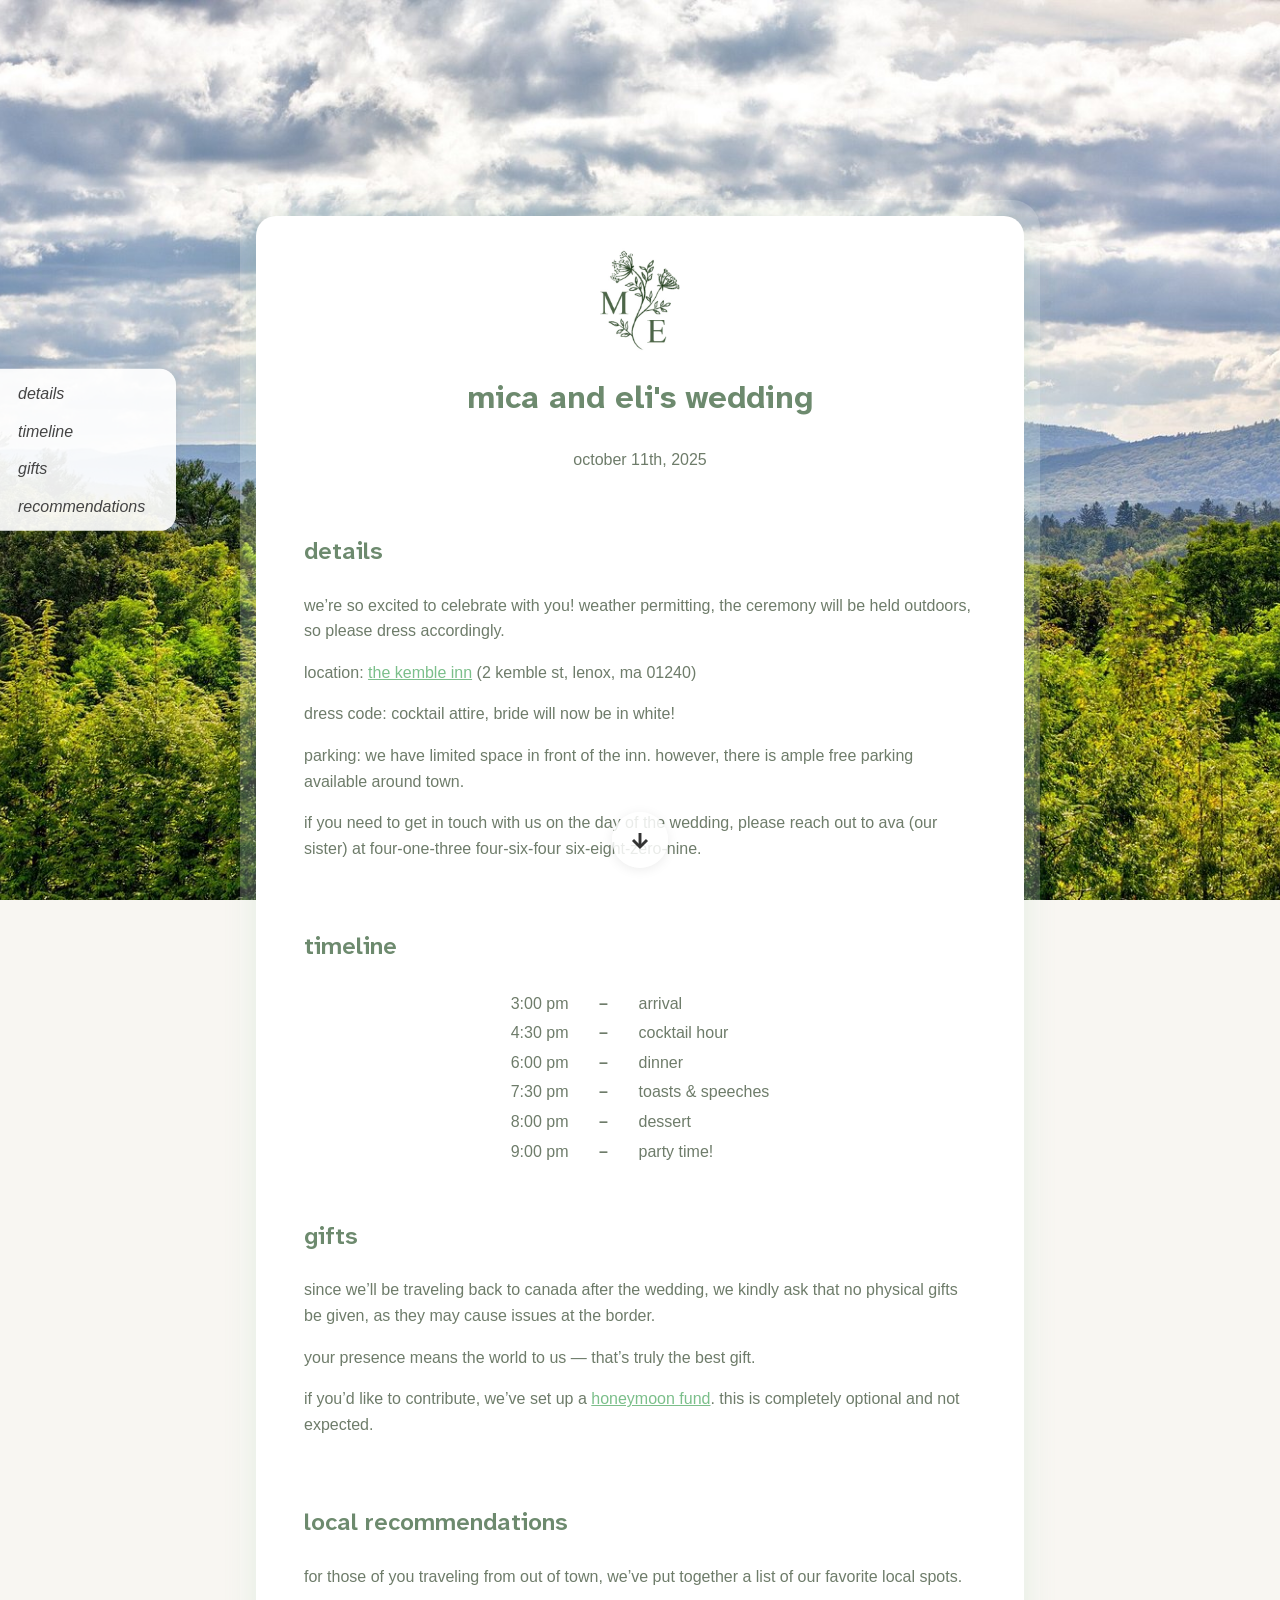
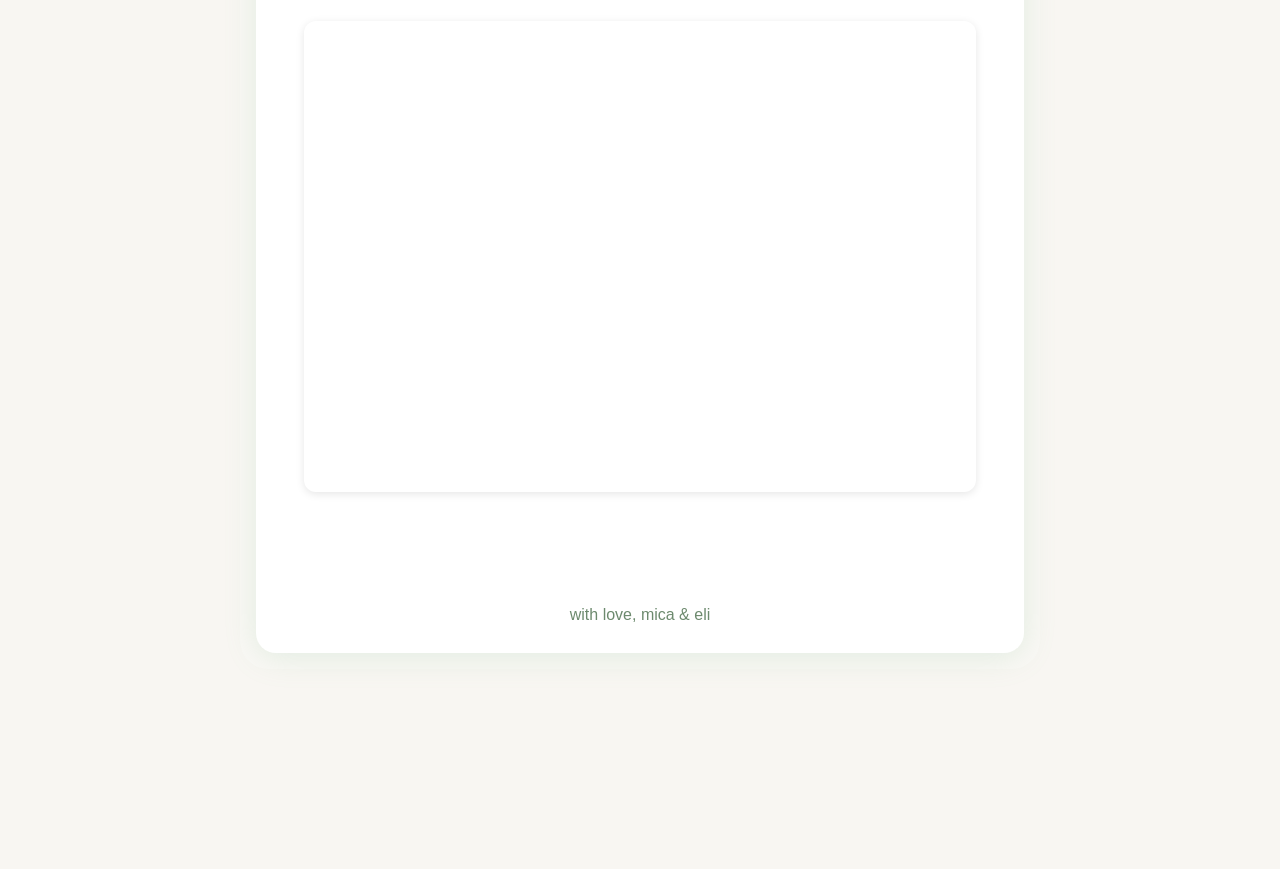
<file: index.html>
<!DOCTYPE html>
<html lang="en">

<head>
    <meta charset="UTF-8" />
    <meta name="viewport" content="width=device-width, initial-scale=1.0" />
    <title>our wedding</title>
    <link href="https://fonts.google.com/specimen/Source+Code+Pro" rel="stylesheet">
    <link rel="stylesheet" href="style.css" />
</head>

<body>
    <section class="hero"></section>
    <div class="container">

        <div class="card">
            <header style="position: relative; overflow: visible;">
                <div class="menu-logo">
                    <img src="assets/menu-logo.jpg" alt="M and E floral logo" style="width:80px;display:block;margin:0 auto 18px auto;" />
                </div>

                <div style="position: relative; z-index: 1;">
                    <h1>mica and eli's wedding</h1>
                    <p>october 11th, 2025</p>
                </div>
            </header>

            <!-- Side Menu Navigation -->
            <nav class="side-menu">
                <ul>
                    <li><a href="#details">details</a></li>
                    <li><a href="#timeline">timeline</a></li>
                    <li><a href="#gifts">gifts</a></li>
                    <li><a href="#local-recommendations">recommendations</a></li>
                </ul>
            </nav>

            <section id="details">
                <h2>details</h2>
                <p>we’re so excited to celebrate with you! weather permitting, the ceremony will be held outdoors, so please dress accordingly.</p>
                <p>location: <a href="https://maps.app.goo.gl/5x6jfiZnFdEeFind9">the kemble inn</a> (2 kemble st, lenox, ma 01240)</p>
                <p>dress code: cocktail attire, bride will now be in white!</p>
                <p>parking: we have limited space in front of the inn. however, there is ample free parking available around town.</p>
                <p>if you need to get in touch with us on the day of the wedding, please reach out to ava (our sister) at four-one-three four-six-four six-eight-zero-nine.</p>
            </section>

            <section id="timeline">
                <h2>timeline</h2>
                <div style="display: flex; justify-content: center;">
                    <table>
                        <tbody>
                            <tr>
                                <td style="text-align: right; padding-right: 1em; white-space: nowrap;">3:00 pm</td>
                                <td style="text-align: center; width: 2em; font-weight: bold;">–</td>
                                <td style="text-align: left; padding-left: 1em;">arrival</td>
                            </tr>
                            <tr>
                                <td style="text-align: right; padding-right: 1em; white-space: nowrap;">4:30 pm</td>
                                <td style="text-align: center; font-weight: bold;">–</td>
                                <td style="text-align: left; padding-left: 1em;">cocktail hour</td>
                            </tr>
                            <tr>
                                <td style="text-align: right; padding-right: 1em; white-space: nowrap;">6:00 pm</td>
                                <td style="text-align: center; font-weight: bold;">–</td>
                                <td style="text-align: left; padding-left: 1em;">dinner</td>
                            </tr>
                            <tr>
                                <td style="text-align: right; padding-right: 1em; white-space: nowrap;">7:30 pm</td>
                                <td style="text-align: center; font-weight: bold;">–</td>
                                <td style="text-align: left; padding-left: 1em;">toasts & speeches</td>
                            </tr>
                            <tr>
                                <td style="text-align: right; padding-right: 1em; white-space: nowrap;">8:00 pm</td>
                                <td style="text-align: center; font-weight: bold;">–</td>
                                <td style="text-align: left; padding-left: 1em;">dessert</td>
                            </tr>
                            <tr>
                                <td style="text-align: right; padding-right: 1em; white-space: nowrap;">9:00 pm</td>
                                <td style="text-align: center; font-weight: bold;">–</td>
                                <td style="text-align: left; padding-left: 1em;">party time!</td>
                            </tr>
                        </tbody>
                    </table>
                </div>
            </section>

            <section id="gifts">
            <h2>gifts</h2>
            <p>since we’ll be traveling back to canada after the wedding, we kindly ask that no physical gifts be given, as they may cause issues at the border.</p>

            <p>your presence means the world to us — that’s truly the best gift.</p>

            <p>if you’d like to contribute, we’ve set up a <a href="https://www.paypal.com/pool/9gtWk04quA">honeymoon fund</a>. this is completely optional and not expected.</p>
            </section>


            <section id="local-recommendations">
                <h2>local recommendations</h2>
                <p>for those of you traveling from out of town, we’ve put together a list of our favorite local spots. </p>
                <div class="map-container">
                    <iframe src="https://www.google.com/maps/d/embed?mid=1olSe_D45aA7llcyxCB4zuMeBj41oK2A&ehbc=2E312F"
                        allowfullscreen>
                    </iframe>
                </div>
            </section>

            <footer>
                <p>with love, mica & eli</p>
            </footer>
        </div>
    </div>


    <!-- Scroll Down Arrow -->
    <div class="scroll-arrow" id="scrollArrow">
        <svg viewBox="0 0 24 24">
            <line x1="12" y1="6" x2="12" y2="18" />
            <polyline points="6 12 12 18 18 12" />
        </svg>
    </div>

    <script>
        function checkScrollArrow() {
            const arrow = document.querySelector('.scroll-arrow');
            if (!arrow) return;
            const scrollY = window.scrollY || window.pageYOffset;
            const windowH = window.innerHeight;
            const docH = document.documentElement.scrollHeight;
            // Fade out gradually in last 300px
            const fadeStart = docH - windowH - 300;
            if (scrollY + windowH >= docH - 8) {
                arrow.style.opacity = '0';
                arrow.style.pointerEvents = 'none';
            } else if (scrollY > fadeStart) {
                const fade = 1 - ((scrollY - fadeStart) / 300);
                arrow.style.opacity = fade;
                arrow.style.pointerEvents = 'auto';
            } else {
                arrow.style.opacity = '1';
                arrow.style.pointerEvents = 'auto';
            }
        }

        document.getElementById('scrollArrow').addEventListener('click', function() {
            window.scrollTo({
                top: document.documentElement.scrollHeight,
                behavior: 'smooth'
            });
        });

        function setActiveMenu() {
            const sections = ['details', 'timeline', 'gifts', 'local-recommendations'];
            const links = document.querySelectorAll('.side-menu a');
            let activeSet = false;
            for (let i = 0; i < sections.length; i++) {
                const section = document.getElementById(sections[i]);
                if (section) {
                    const rect = section.getBoundingClientRect();
                    if (rect.top <= 80 && rect.bottom > 80 && !activeSet) {
                        links.forEach(link => link.classList.remove('active'));
                        links[i].classList.add('active');
                        activeSet = true;
                    }
                }
            }
            if (!activeSet) {
                links.forEach(link => link.classList.remove('active'));
            }
        }
        window.addEventListener('scroll', checkScrollArrow);
        window.addEventListener('resize', checkScrollArrow);
        document.addEventListener('DOMContentLoaded', checkScrollArrow);
        window.addEventListener('load', checkScrollArrow);

        window.addEventListener('scroll', setActiveMenu);
        window.addEventListener('resize', setActiveMenu);
        document.addEventListener('DOMContentLoaded', setActiveMenu);
        window.addEventListener('load', setActiveMenu);
    </script>

</body>

</html>
</file>
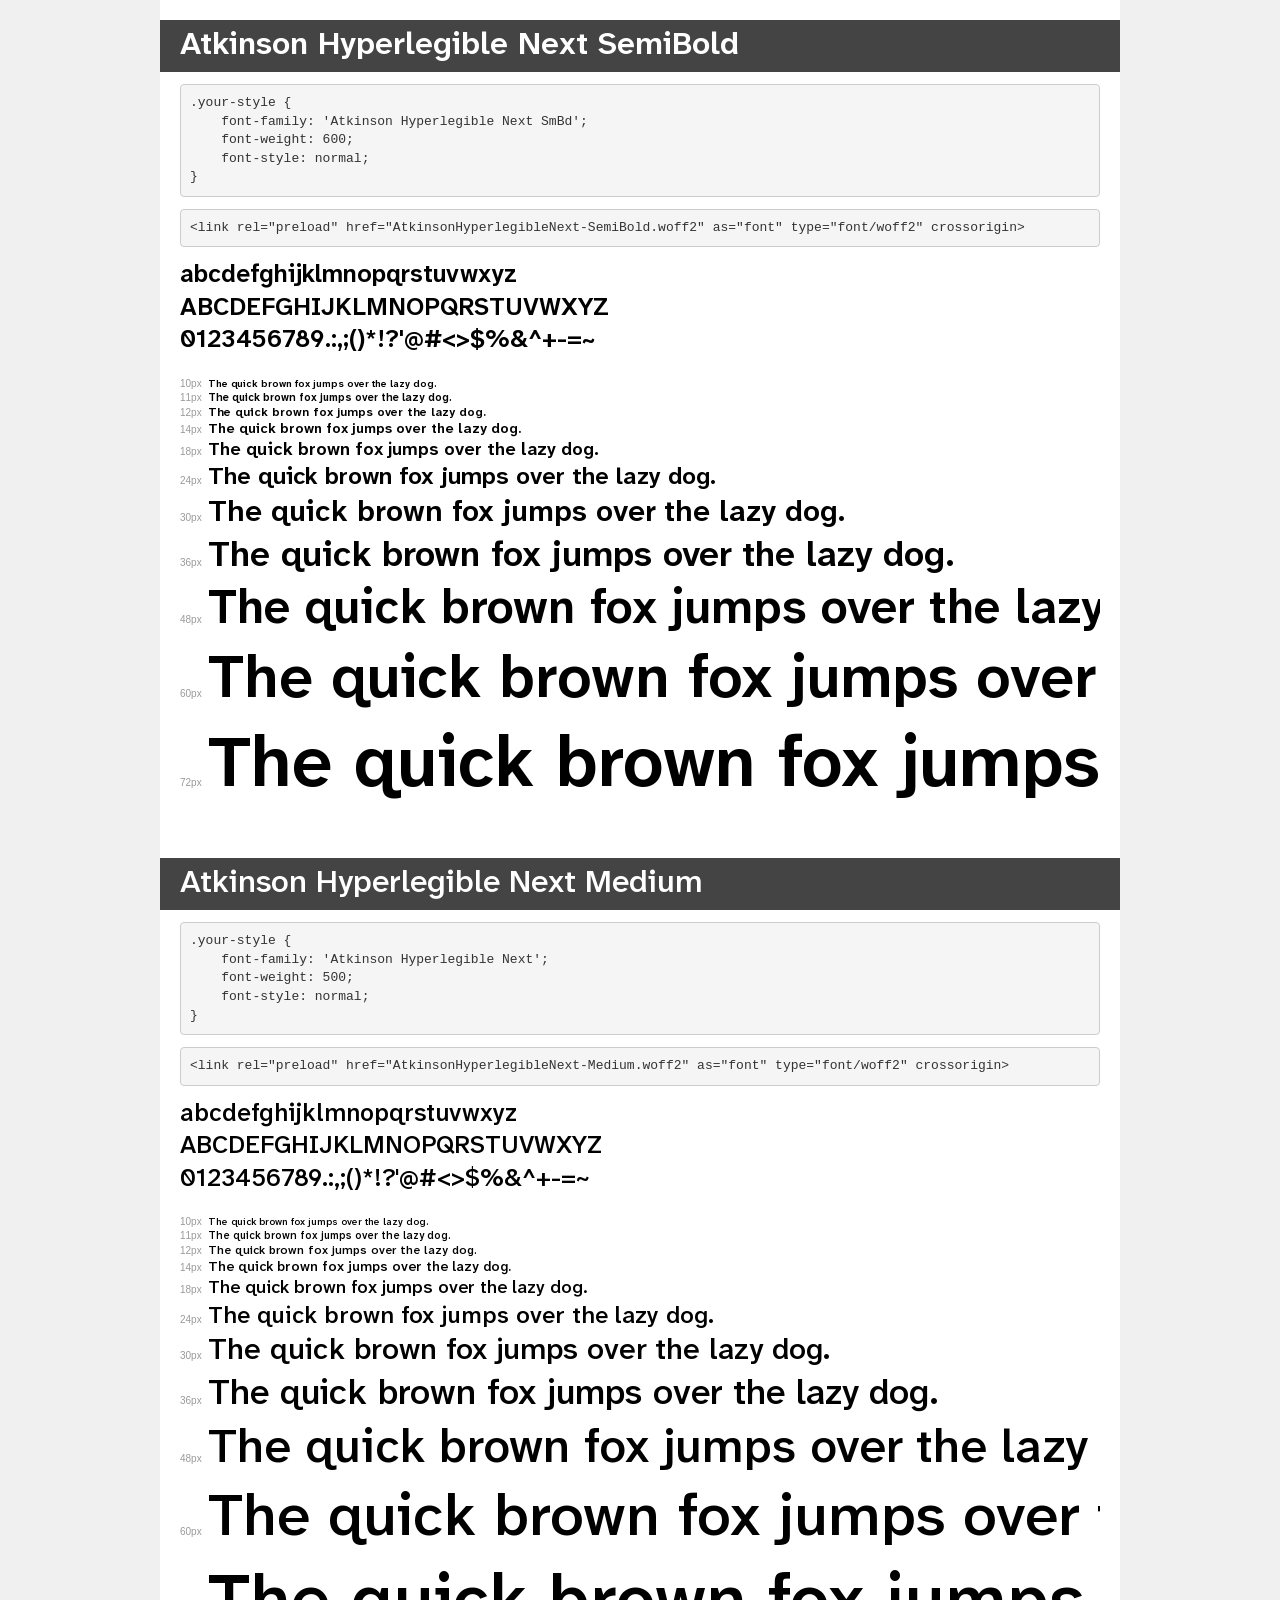
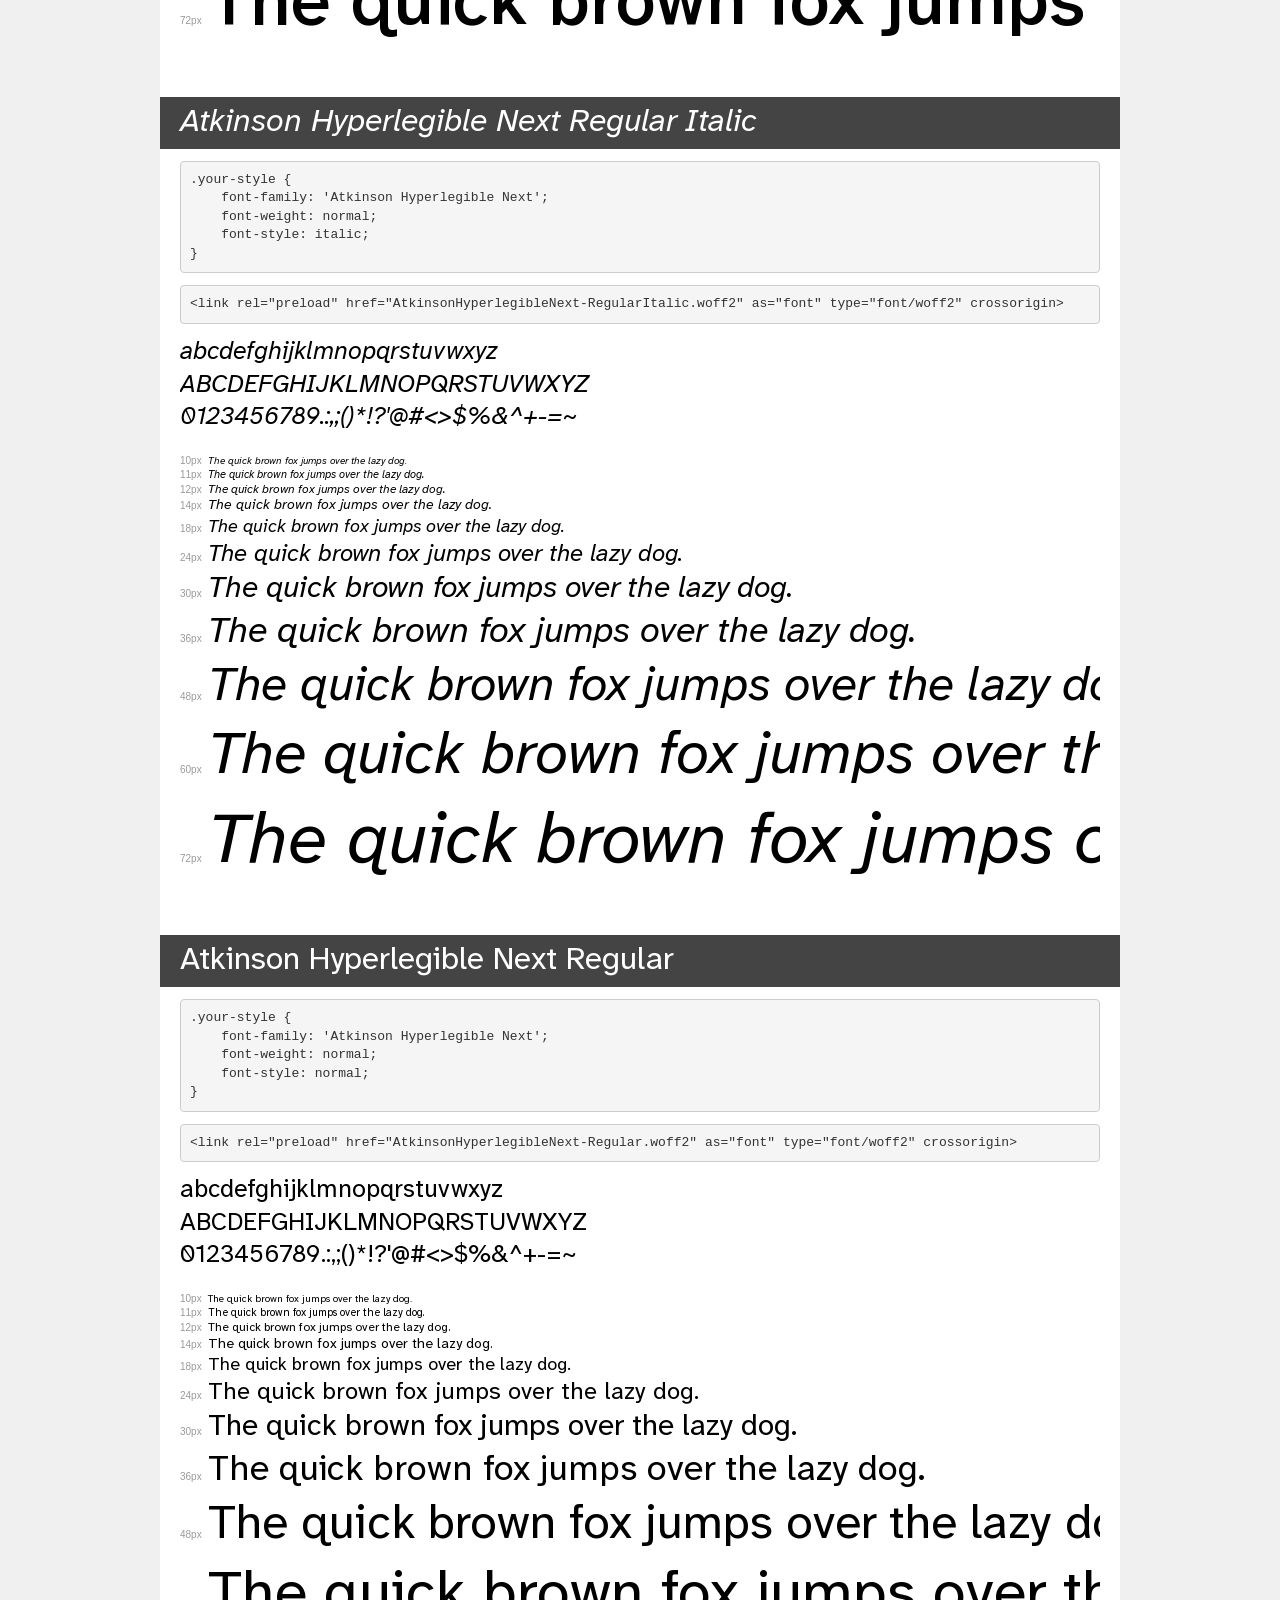
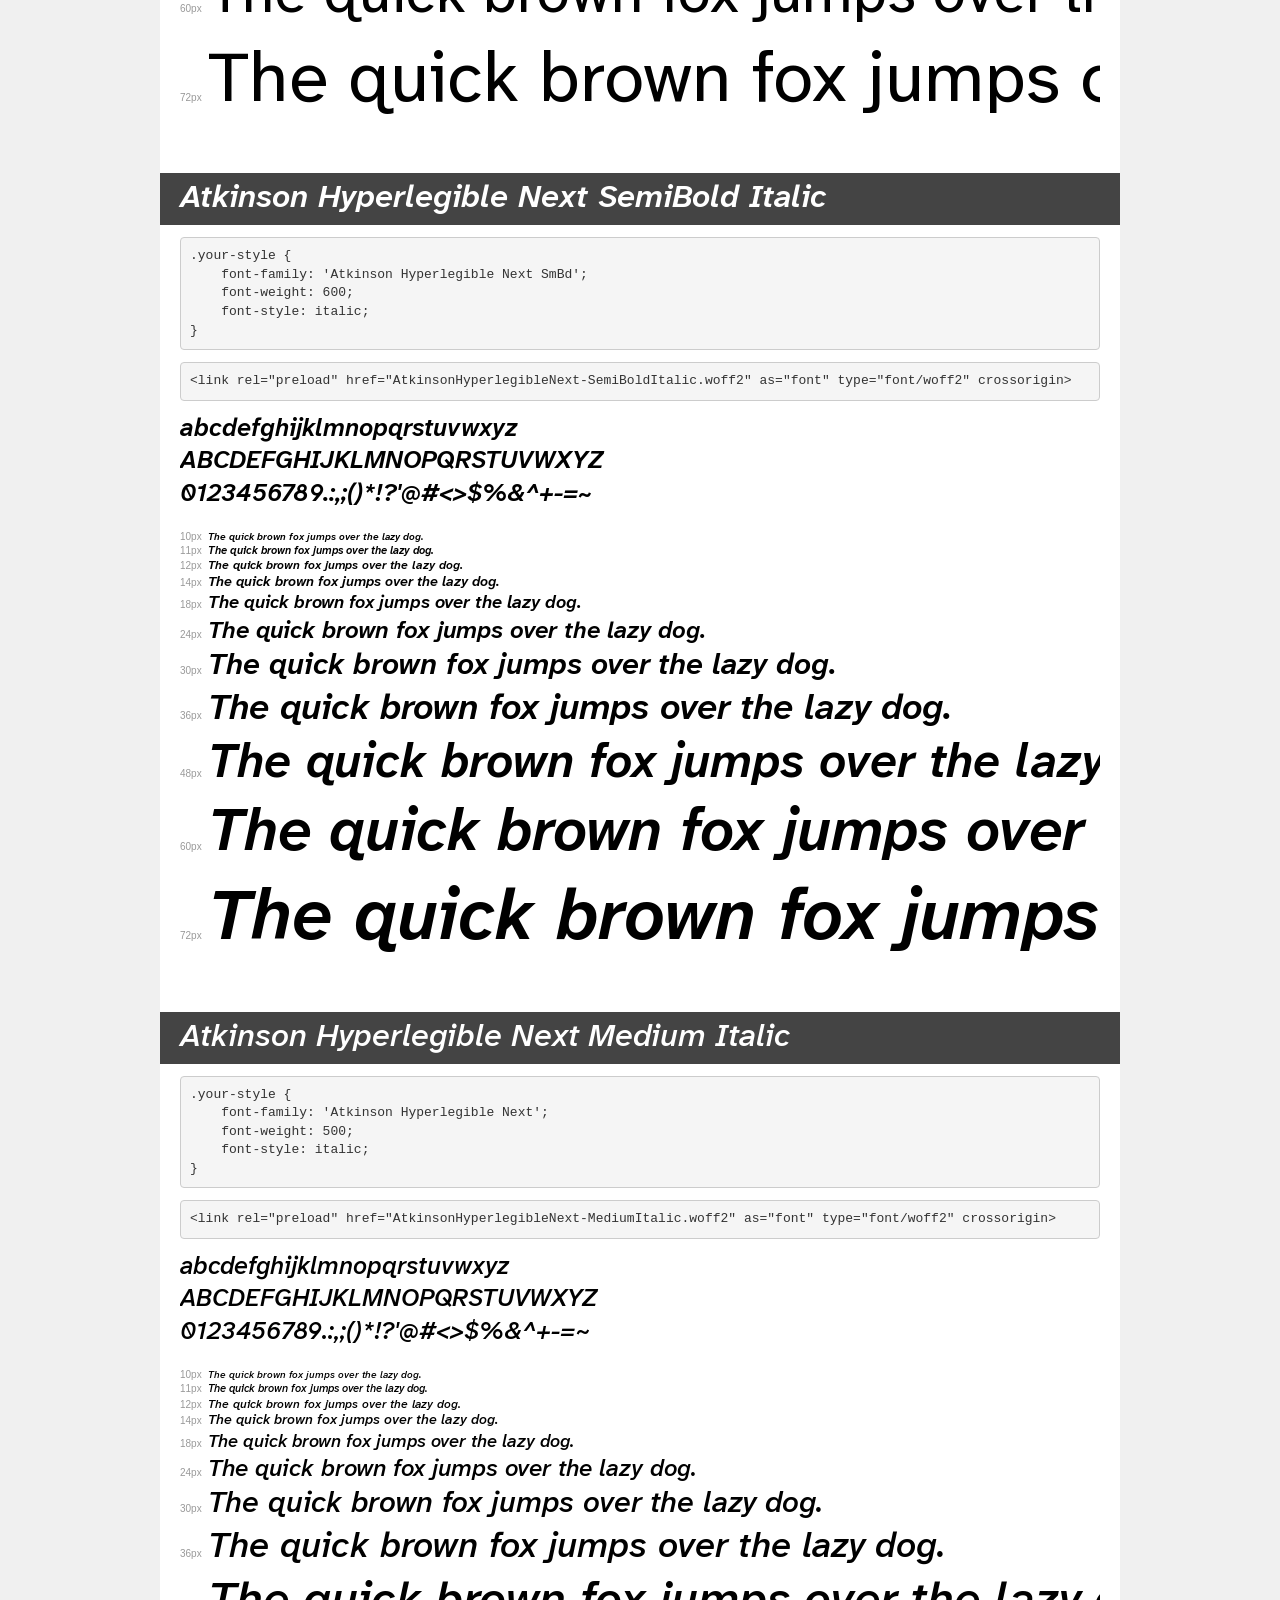
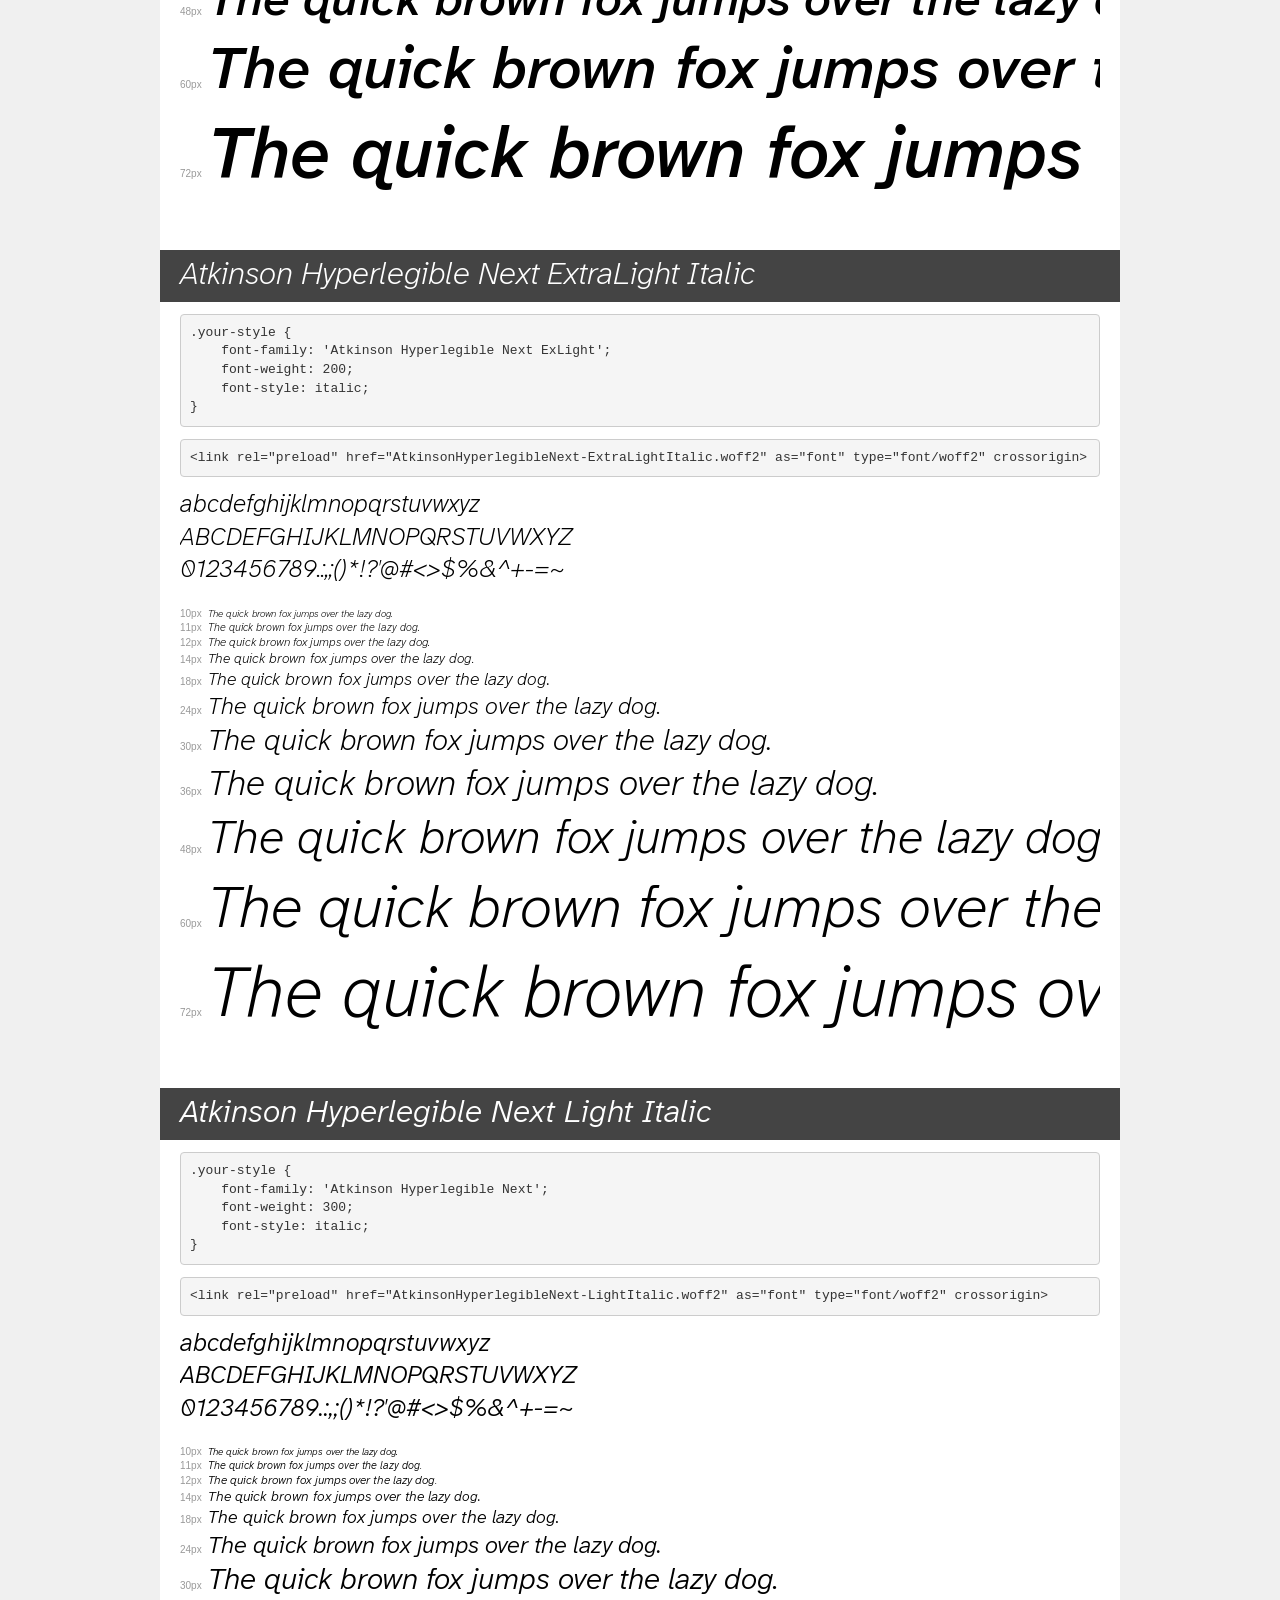
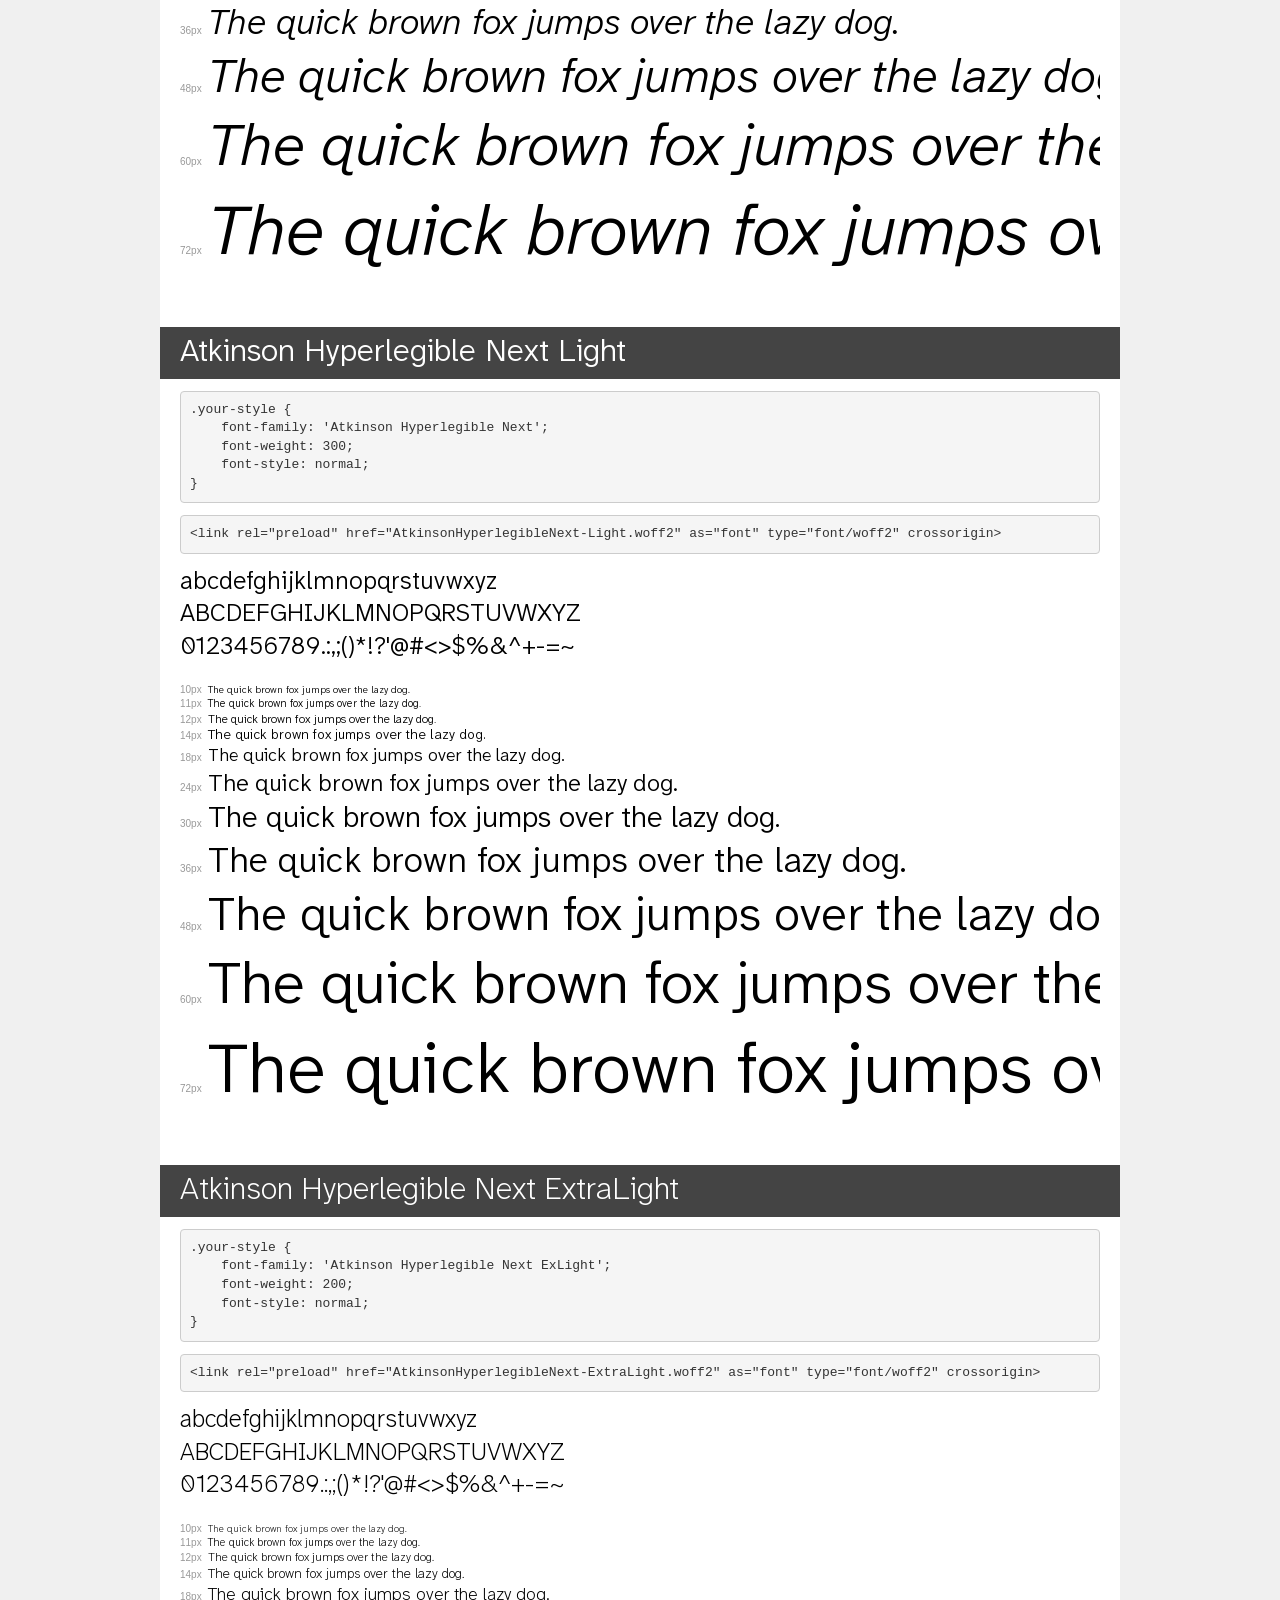
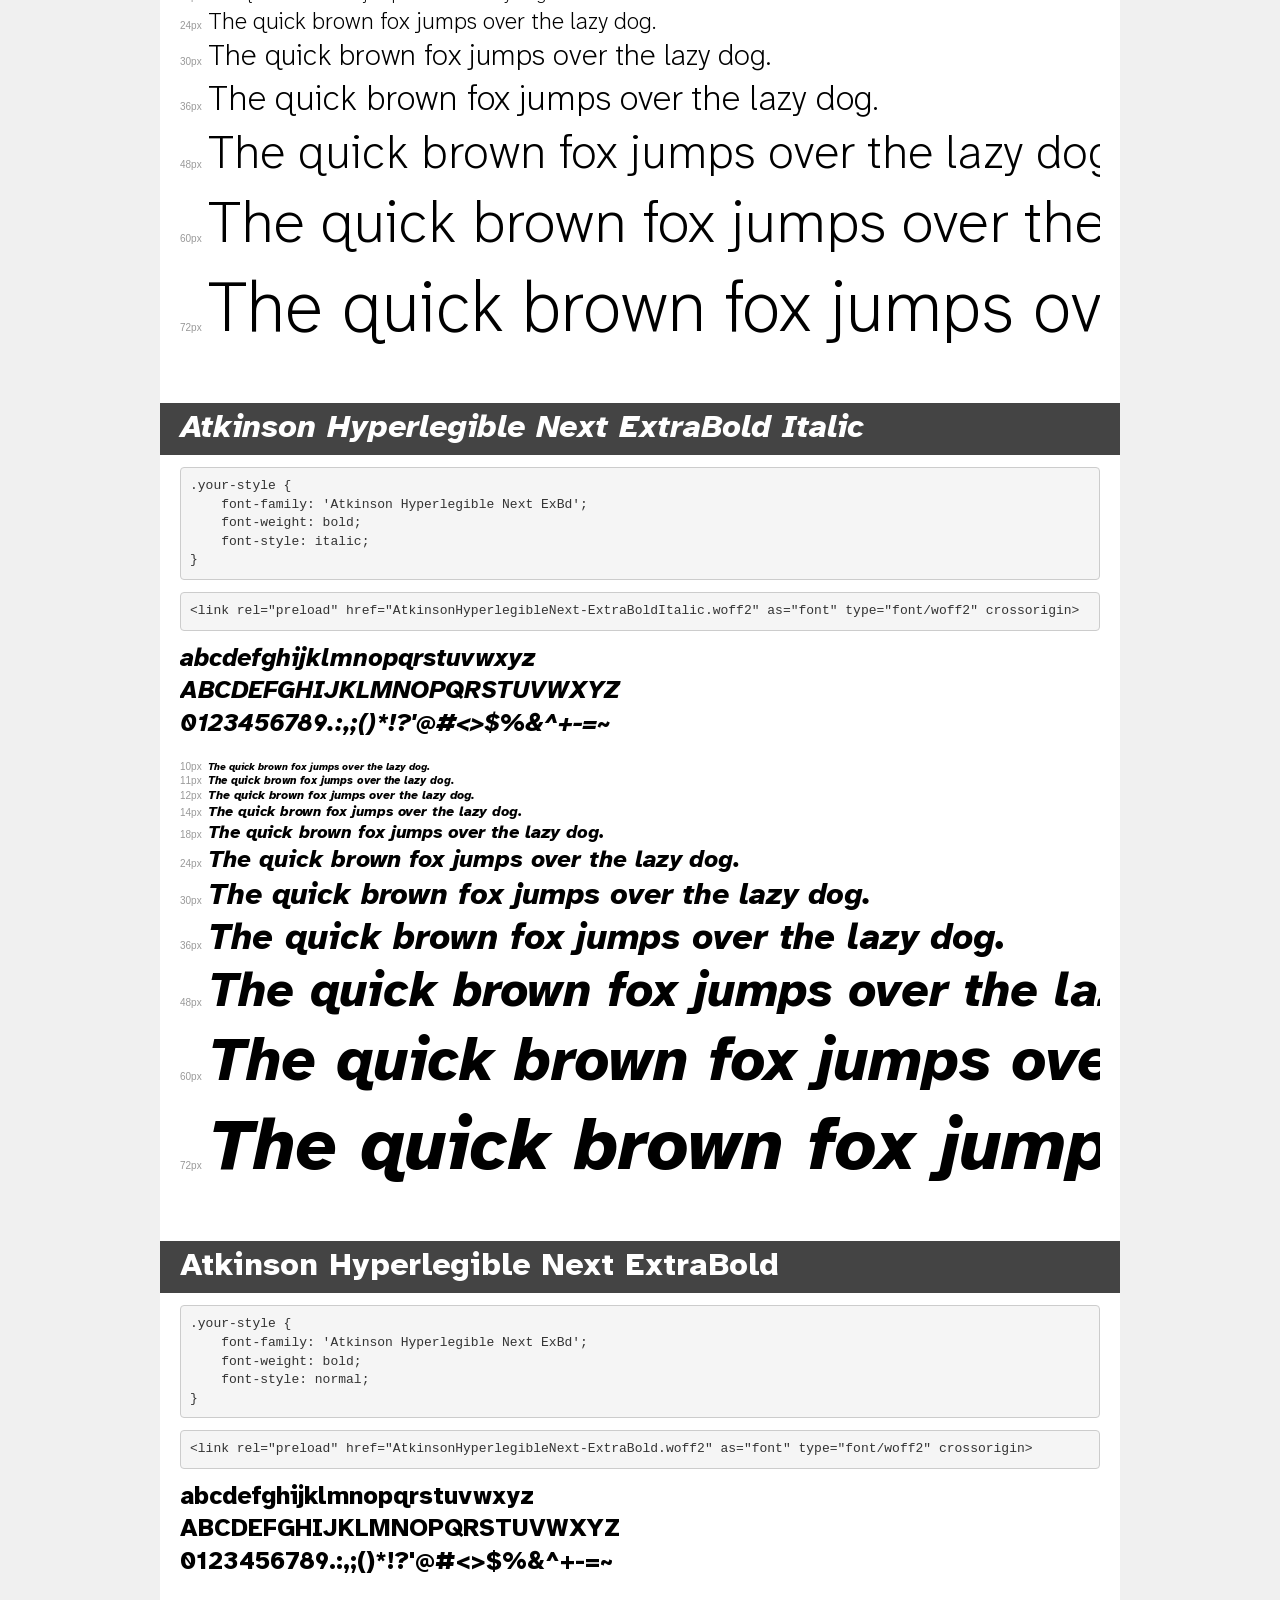
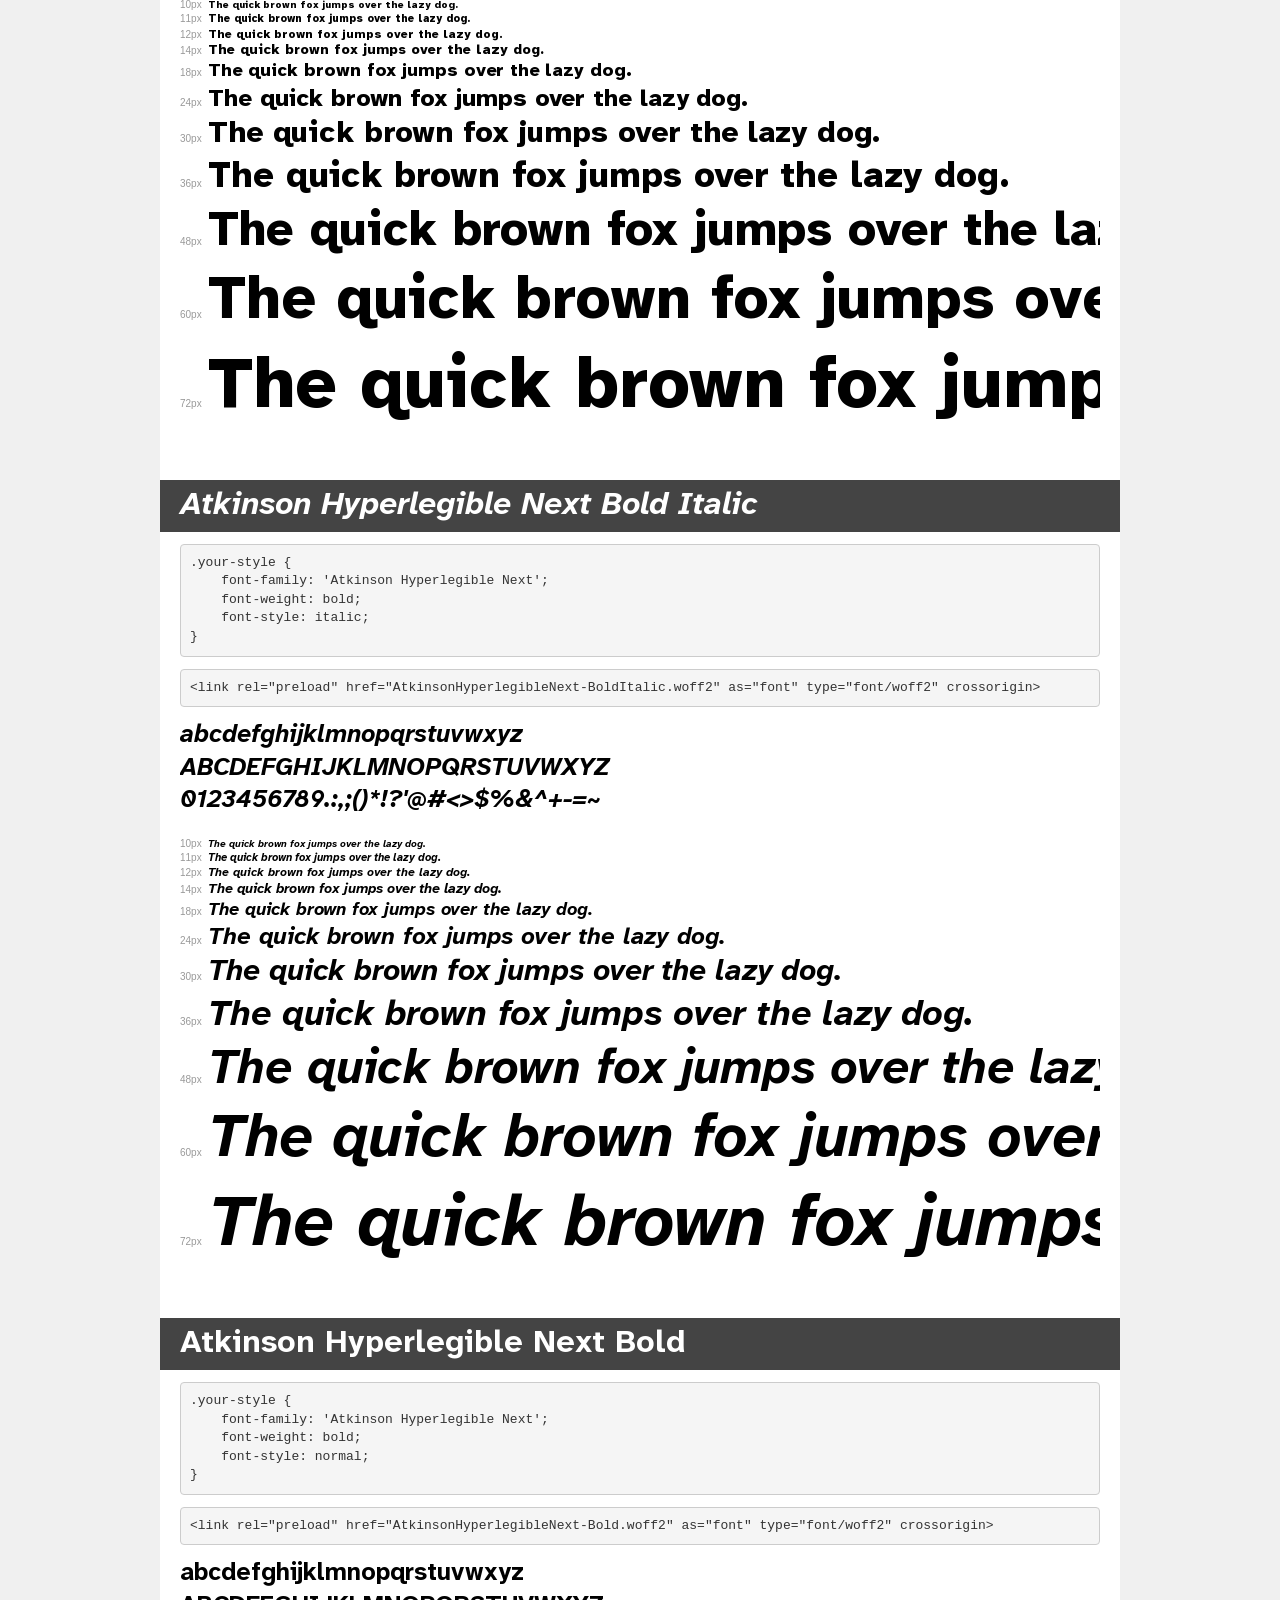
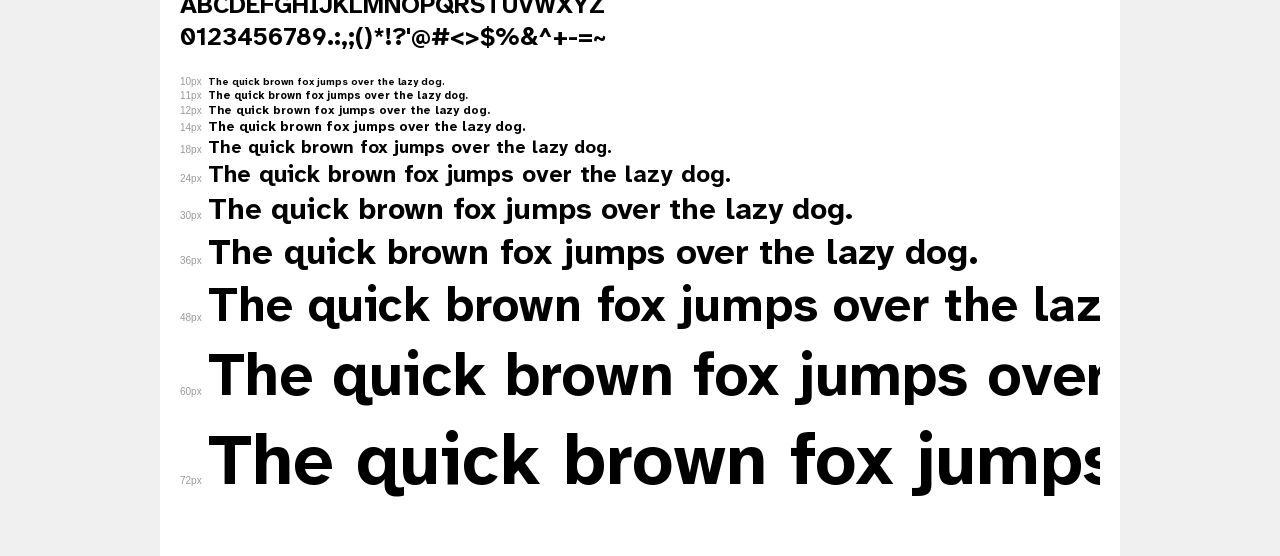
<file: assets/fonts/demo.html>
<!DOCTYPE html>
<html lang="en">
<head>
    <meta charset="utf-8">
    <meta http-equiv="X-UA-Compatible" content="IE=edge">
    <meta name="viewport" content="width=device-width, initial-scale=1">
    <meta name="robots" content="noindex, noarchive">
    <meta name="format-detection" content="telephone=no">
    <title>Transfonter demo</title>
    <link href="stylesheet.css" rel="stylesheet">
    <style>
        /*
        http://meyerweb.com/eric/tools/css/reset/
        v2.0 | 20110126
        License: none (public domain)
        */
        html, body, div, span, applet, object, iframe,
        h1, h2, h3, h4, h5, h6, p, blockquote, pre,
        a, abbr, acronym, address, big, cite, code,
        del, dfn, em, img, ins, kbd, q, s, samp,
        small, strike, strong, sub, sup, tt, var,
        b, u, i, center,
        dl, dt, dd, ol, ul, li,
        fieldset, form, label, legend,
        table, caption, tbody, tfoot, thead, tr, th, td,
        article, aside, canvas, details, embed,
        figure, figcaption, footer, header, hgroup,
        menu, nav, output, ruby, section, summary,
        time, mark, audio, video {
            margin: 0;
            padding: 0;
            border: 0;
            font-size: 100%;
            font: inherit;
            vertical-align: baseline;
        }
        /* HTML5 display-role reset for older browsers */
        article, aside, details, figcaption, figure,
        footer, header, hgroup, menu, nav, section {
            display: block;
        }
        body {
            line-height: 1;
        }
        ol, ul {
            list-style: none;
        }
        blockquote, q {
            quotes: none;
        }
        blockquote:before, blockquote:after,
        q:before, q:after {
            content: '';
            content: none;
        }
        table {
            border-collapse: collapse;
            border-spacing: 0;
        }
        /* demo styles */
        body {
            background: #f0f0f0;
            color: #000;
        }
        .page {
            background: #fff;
            width: 920px;
            margin: 0 auto;
            padding: 20px 20px 0 20px;
            overflow: hidden;
        }
        .font-container {
            overflow-x: auto;
            overflow-y: hidden;
            margin-bottom: 40px;
            line-height: 1.3;
            white-space: nowrap;
            padding-bottom: 5px;
        }
        h1 {
            position: relative;
            background: #444;
            font-size: 32px;
            color: #fff;
            padding: 10px 20px;
            margin: 0 -20px 12px -20px;
        }
        .letters {
            font-size: 25px;
            margin-bottom: 20px;
        }
        .s10:before {
            content: '10px';
        }
        .s11:before {
            content: '11px';
        }
        .s12:before {
            content: '12px';
        }
        .s14:before {
            content: '14px';
        }
        .s18:before {
            content: '18px';
        }
        .s24:before {
            content: '24px';
        }
        .s30:before {
            content: '30px';
        }
        .s36:before {
            content: '36px';
        }
        .s48:before {
            content: '48px';
        }
        .s60:before {
            content: '60px';
        }
        .s72:before {
            content: '72px';
        }
        .s10:before, .s11:before, .s12:before, .s14:before,
        .s18:before, .s24:before, .s30:before, .s36:before,
        .s48:before, .s60:before, .s72:before {
            font-family: Arial, sans-serif;
            font-size: 10px;
            font-weight: normal;
            font-style: normal;
            color: #999;
            padding-right: 6px;
        }
        pre {
            display: block;
            padding: 9px;
            margin: 0 0 12px;
            font-family: Monaco, Menlo, Consolas, "Courier New", monospace;
            font-size: 13px;
            line-height: 1.428571429;
            color: #333;
            font-weight: normal;
            font-style: normal;
            background-color: #f5f5f5;
            border: 1px solid #ccc;
            overflow-x: auto;
            border-radius: 4px;
        }
        /* responsive */
        @media (max-width: 959px) {
            .page {
                width: auto;
                margin: 0;
            }
        }
    </style>
</head>
<body>
<div class="page">
    <div class="demo">
        <h1 style="font-family: 'Atkinson Hyperlegible Next SmBd'; font-weight: 600; font-style: normal;">Atkinson Hyperlegible Next SemiBold</h1>
        <pre title="Usage">.your-style {
    font-family: 'Atkinson Hyperlegible Next SmBd';
    font-weight: 600;
    font-style: normal;
}</pre>
        <pre title="Preload (optional)">
&lt;link rel=&quot;preload&quot; href=&quot;AtkinsonHyperlegibleNext-SemiBold.woff2&quot; as=&quot;font&quot; type=&quot;font/woff2&quot; crossorigin&gt;</pre>
        <div class="font-container" style="font-family: 'Atkinson Hyperlegible Next SmBd'; font-weight: 600; font-style: normal;">
            <p class="letters">
                abcdefghijklmnopqrstuvwxyz<br>
ABCDEFGHIJKLMNOPQRSTUVWXYZ<br>
                0123456789.:,;()*!?'@#&lt;&gt;$%&^+-=~
            </p>
            <p class="s10" style="font-size: 10px;">The quick brown fox jumps over the lazy dog.</p>
            <p class="s11" style="font-size: 11px;">The quick brown fox jumps over the lazy dog.</p>
            <p class="s12" style="font-size: 12px;">The quick brown fox jumps over the lazy dog.</p>
            <p class="s14" style="font-size: 14px;">The quick brown fox jumps over the lazy dog.</p>
            <p class="s18" style="font-size: 18px;">The quick brown fox jumps over the lazy dog.</p>
            <p class="s24" style="font-size: 24px;">The quick brown fox jumps over the lazy dog.</p>
            <p class="s30" style="font-size: 30px;">The quick brown fox jumps over the lazy dog.</p>
            <p class="s36" style="font-size: 36px;">The quick brown fox jumps over the lazy dog.</p>
            <p class="s48" style="font-size: 48px;">The quick brown fox jumps over the lazy dog.</p>
            <p class="s60" style="font-size: 60px;">The quick brown fox jumps over the lazy dog.</p>
            <p class="s72" style="font-size: 72px;">The quick brown fox jumps over the lazy dog.</p>
        </div>
    </div>

    <div class="demo">
        <h1 style="font-family: 'Atkinson Hyperlegible Next'; font-weight: 500; font-style: normal;">Atkinson Hyperlegible Next Medium</h1>
        <pre title="Usage">.your-style {
    font-family: 'Atkinson Hyperlegible Next';
    font-weight: 500;
    font-style: normal;
}</pre>
        <pre title="Preload (optional)">
&lt;link rel=&quot;preload&quot; href=&quot;AtkinsonHyperlegibleNext-Medium.woff2&quot; as=&quot;font&quot; type=&quot;font/woff2&quot; crossorigin&gt;</pre>
        <div class="font-container" style="font-family: 'Atkinson Hyperlegible Next'; font-weight: 500; font-style: normal;">
            <p class="letters">
                abcdefghijklmnopqrstuvwxyz<br>
ABCDEFGHIJKLMNOPQRSTUVWXYZ<br>
                0123456789.:,;()*!?'@#&lt;&gt;$%&^+-=~
            </p>
            <p class="s10" style="font-size: 10px;">The quick brown fox jumps over the lazy dog.</p>
            <p class="s11" style="font-size: 11px;">The quick brown fox jumps over the lazy dog.</p>
            <p class="s12" style="font-size: 12px;">The quick brown fox jumps over the lazy dog.</p>
            <p class="s14" style="font-size: 14px;">The quick brown fox jumps over the lazy dog.</p>
            <p class="s18" style="font-size: 18px;">The quick brown fox jumps over the lazy dog.</p>
            <p class="s24" style="font-size: 24px;">The quick brown fox jumps over the lazy dog.</p>
            <p class="s30" style="font-size: 30px;">The quick brown fox jumps over the lazy dog.</p>
            <p class="s36" style="font-size: 36px;">The quick brown fox jumps over the lazy dog.</p>
            <p class="s48" style="font-size: 48px;">The quick brown fox jumps over the lazy dog.</p>
            <p class="s60" style="font-size: 60px;">The quick brown fox jumps over the lazy dog.</p>
            <p class="s72" style="font-size: 72px;">The quick brown fox jumps over the lazy dog.</p>
        </div>
    </div>

    <div class="demo">
        <h1 style="font-family: 'Atkinson Hyperlegible Next'; font-weight: normal; font-style: italic;">Atkinson Hyperlegible Next Regular Italic</h1>
        <pre title="Usage">.your-style {
    font-family: 'Atkinson Hyperlegible Next';
    font-weight: normal;
    font-style: italic;
}</pre>
        <pre title="Preload (optional)">
&lt;link rel=&quot;preload&quot; href=&quot;AtkinsonHyperlegibleNext-RegularItalic.woff2&quot; as=&quot;font&quot; type=&quot;font/woff2&quot; crossorigin&gt;</pre>
        <div class="font-container" style="font-family: 'Atkinson Hyperlegible Next'; font-weight: normal; font-style: italic;">
            <p class="letters">
                abcdefghijklmnopqrstuvwxyz<br>
ABCDEFGHIJKLMNOPQRSTUVWXYZ<br>
                0123456789.:,;()*!?'@#&lt;&gt;$%&^+-=~
            </p>
            <p class="s10" style="font-size: 10px;">The quick brown fox jumps over the lazy dog.</p>
            <p class="s11" style="font-size: 11px;">The quick brown fox jumps over the lazy dog.</p>
            <p class="s12" style="font-size: 12px;">The quick brown fox jumps over the lazy dog.</p>
            <p class="s14" style="font-size: 14px;">The quick brown fox jumps over the lazy dog.</p>
            <p class="s18" style="font-size: 18px;">The quick brown fox jumps over the lazy dog.</p>
            <p class="s24" style="font-size: 24px;">The quick brown fox jumps over the lazy dog.</p>
            <p class="s30" style="font-size: 30px;">The quick brown fox jumps over the lazy dog.</p>
            <p class="s36" style="font-size: 36px;">The quick brown fox jumps over the lazy dog.</p>
            <p class="s48" style="font-size: 48px;">The quick brown fox jumps over the lazy dog.</p>
            <p class="s60" style="font-size: 60px;">The quick brown fox jumps over the lazy dog.</p>
            <p class="s72" style="font-size: 72px;">The quick brown fox jumps over the lazy dog.</p>
        </div>
    </div>

    <div class="demo">
        <h1 style="font-family: 'Atkinson Hyperlegible Next'; font-weight: normal; font-style: normal;">Atkinson Hyperlegible Next Regular</h1>
        <pre title="Usage">.your-style {
    font-family: 'Atkinson Hyperlegible Next';
    font-weight: normal;
    font-style: normal;
}</pre>
        <pre title="Preload (optional)">
&lt;link rel=&quot;preload&quot; href=&quot;AtkinsonHyperlegibleNext-Regular.woff2&quot; as=&quot;font&quot; type=&quot;font/woff2&quot; crossorigin&gt;</pre>
        <div class="font-container" style="font-family: 'Atkinson Hyperlegible Next'; font-weight: normal; font-style: normal;">
            <p class="letters">
                abcdefghijklmnopqrstuvwxyz<br>
ABCDEFGHIJKLMNOPQRSTUVWXYZ<br>
                0123456789.:,;()*!?'@#&lt;&gt;$%&^+-=~
            </p>
            <p class="s10" style="font-size: 10px;">The quick brown fox jumps over the lazy dog.</p>
            <p class="s11" style="font-size: 11px;">The quick brown fox jumps over the lazy dog.</p>
            <p class="s12" style="font-size: 12px;">The quick brown fox jumps over the lazy dog.</p>
            <p class="s14" style="font-size: 14px;">The quick brown fox jumps over the lazy dog.</p>
            <p class="s18" style="font-size: 18px;">The quick brown fox jumps over the lazy dog.</p>
            <p class="s24" style="font-size: 24px;">The quick brown fox jumps over the lazy dog.</p>
            <p class="s30" style="font-size: 30px;">The quick brown fox jumps over the lazy dog.</p>
            <p class="s36" style="font-size: 36px;">The quick brown fox jumps over the lazy dog.</p>
            <p class="s48" style="font-size: 48px;">The quick brown fox jumps over the lazy dog.</p>
            <p class="s60" style="font-size: 60px;">The quick brown fox jumps over the lazy dog.</p>
            <p class="s72" style="font-size: 72px;">The quick brown fox jumps over the lazy dog.</p>
        </div>
    </div>

    <div class="demo">
        <h1 style="font-family: 'Atkinson Hyperlegible Next SmBd'; font-weight: 600; font-style: italic;">Atkinson Hyperlegible Next SemiBold Italic</h1>
        <pre title="Usage">.your-style {
    font-family: 'Atkinson Hyperlegible Next SmBd';
    font-weight: 600;
    font-style: italic;
}</pre>
        <pre title="Preload (optional)">
&lt;link rel=&quot;preload&quot; href=&quot;AtkinsonHyperlegibleNext-SemiBoldItalic.woff2&quot; as=&quot;font&quot; type=&quot;font/woff2&quot; crossorigin&gt;</pre>
        <div class="font-container" style="font-family: 'Atkinson Hyperlegible Next SmBd'; font-weight: 600; font-style: italic;">
            <p class="letters">
                abcdefghijklmnopqrstuvwxyz<br>
ABCDEFGHIJKLMNOPQRSTUVWXYZ<br>
                0123456789.:,;()*!?'@#&lt;&gt;$%&^+-=~
            </p>
            <p class="s10" style="font-size: 10px;">The quick brown fox jumps over the lazy dog.</p>
            <p class="s11" style="font-size: 11px;">The quick brown fox jumps over the lazy dog.</p>
            <p class="s12" style="font-size: 12px;">The quick brown fox jumps over the lazy dog.</p>
            <p class="s14" style="font-size: 14px;">The quick brown fox jumps over the lazy dog.</p>
            <p class="s18" style="font-size: 18px;">The quick brown fox jumps over the lazy dog.</p>
            <p class="s24" style="font-size: 24px;">The quick brown fox jumps over the lazy dog.</p>
            <p class="s30" style="font-size: 30px;">The quick brown fox jumps over the lazy dog.</p>
            <p class="s36" style="font-size: 36px;">The quick brown fox jumps over the lazy dog.</p>
            <p class="s48" style="font-size: 48px;">The quick brown fox jumps over the lazy dog.</p>
            <p class="s60" style="font-size: 60px;">The quick brown fox jumps over the lazy dog.</p>
            <p class="s72" style="font-size: 72px;">The quick brown fox jumps over the lazy dog.</p>
        </div>
    </div>

    <div class="demo">
        <h1 style="font-family: 'Atkinson Hyperlegible Next'; font-weight: 500; font-style: italic;">Atkinson Hyperlegible Next Medium Italic</h1>
        <pre title="Usage">.your-style {
    font-family: 'Atkinson Hyperlegible Next';
    font-weight: 500;
    font-style: italic;
}</pre>
        <pre title="Preload (optional)">
&lt;link rel=&quot;preload&quot; href=&quot;AtkinsonHyperlegibleNext-MediumItalic.woff2&quot; as=&quot;font&quot; type=&quot;font/woff2&quot; crossorigin&gt;</pre>
        <div class="font-container" style="font-family: 'Atkinson Hyperlegible Next'; font-weight: 500; font-style: italic;">
            <p class="letters">
                abcdefghijklmnopqrstuvwxyz<br>
ABCDEFGHIJKLMNOPQRSTUVWXYZ<br>
                0123456789.:,;()*!?'@#&lt;&gt;$%&^+-=~
            </p>
            <p class="s10" style="font-size: 10px;">The quick brown fox jumps over the lazy dog.</p>
            <p class="s11" style="font-size: 11px;">The quick brown fox jumps over the lazy dog.</p>
            <p class="s12" style="font-size: 12px;">The quick brown fox jumps over the lazy dog.</p>
            <p class="s14" style="font-size: 14px;">The quick brown fox jumps over the lazy dog.</p>
            <p class="s18" style="font-size: 18px;">The quick brown fox jumps over the lazy dog.</p>
            <p class="s24" style="font-size: 24px;">The quick brown fox jumps over the lazy dog.</p>
            <p class="s30" style="font-size: 30px;">The quick brown fox jumps over the lazy dog.</p>
            <p class="s36" style="font-size: 36px;">The quick brown fox jumps over the lazy dog.</p>
            <p class="s48" style="font-size: 48px;">The quick brown fox jumps over the lazy dog.</p>
            <p class="s60" style="font-size: 60px;">The quick brown fox jumps over the lazy dog.</p>
            <p class="s72" style="font-size: 72px;">The quick brown fox jumps over the lazy dog.</p>
        </div>
    </div>

    <div class="demo">
        <h1 style="font-family: 'Atkinson Hyperlegible Next ExLight'; font-weight: 200; font-style: italic;">Atkinson Hyperlegible Next ExtraLight Italic</h1>
        <pre title="Usage">.your-style {
    font-family: 'Atkinson Hyperlegible Next ExLight';
    font-weight: 200;
    font-style: italic;
}</pre>
        <pre title="Preload (optional)">
&lt;link rel=&quot;preload&quot; href=&quot;AtkinsonHyperlegibleNext-ExtraLightItalic.woff2&quot; as=&quot;font&quot; type=&quot;font/woff2&quot; crossorigin&gt;</pre>
        <div class="font-container" style="font-family: 'Atkinson Hyperlegible Next ExLight'; font-weight: 200; font-style: italic;">
            <p class="letters">
                abcdefghijklmnopqrstuvwxyz<br>
ABCDEFGHIJKLMNOPQRSTUVWXYZ<br>
                0123456789.:,;()*!?'@#&lt;&gt;$%&^+-=~
            </p>
            <p class="s10" style="font-size: 10px;">The quick brown fox jumps over the lazy dog.</p>
            <p class="s11" style="font-size: 11px;">The quick brown fox jumps over the lazy dog.</p>
            <p class="s12" style="font-size: 12px;">The quick brown fox jumps over the lazy dog.</p>
            <p class="s14" style="font-size: 14px;">The quick brown fox jumps over the lazy dog.</p>
            <p class="s18" style="font-size: 18px;">The quick brown fox jumps over the lazy dog.</p>
            <p class="s24" style="font-size: 24px;">The quick brown fox jumps over the lazy dog.</p>
            <p class="s30" style="font-size: 30px;">The quick brown fox jumps over the lazy dog.</p>
            <p class="s36" style="font-size: 36px;">The quick brown fox jumps over the lazy dog.</p>
            <p class="s48" style="font-size: 48px;">The quick brown fox jumps over the lazy dog.</p>
            <p class="s60" style="font-size: 60px;">The quick brown fox jumps over the lazy dog.</p>
            <p class="s72" style="font-size: 72px;">The quick brown fox jumps over the lazy dog.</p>
        </div>
    </div>

    <div class="demo">
        <h1 style="font-family: 'Atkinson Hyperlegible Next'; font-weight: 300; font-style: italic;">Atkinson Hyperlegible Next Light Italic</h1>
        <pre title="Usage">.your-style {
    font-family: 'Atkinson Hyperlegible Next';
    font-weight: 300;
    font-style: italic;
}</pre>
        <pre title="Preload (optional)">
&lt;link rel=&quot;preload&quot; href=&quot;AtkinsonHyperlegibleNext-LightItalic.woff2&quot; as=&quot;font&quot; type=&quot;font/woff2&quot; crossorigin&gt;</pre>
        <div class="font-container" style="font-family: 'Atkinson Hyperlegible Next'; font-weight: 300; font-style: italic;">
            <p class="letters">
                abcdefghijklmnopqrstuvwxyz<br>
ABCDEFGHIJKLMNOPQRSTUVWXYZ<br>
                0123456789.:,;()*!?'@#&lt;&gt;$%&^+-=~
            </p>
            <p class="s10" style="font-size: 10px;">The quick brown fox jumps over the lazy dog.</p>
            <p class="s11" style="font-size: 11px;">The quick brown fox jumps over the lazy dog.</p>
            <p class="s12" style="font-size: 12px;">The quick brown fox jumps over the lazy dog.</p>
            <p class="s14" style="font-size: 14px;">The quick brown fox jumps over the lazy dog.</p>
            <p class="s18" style="font-size: 18px;">The quick brown fox jumps over the lazy dog.</p>
            <p class="s24" style="font-size: 24px;">The quick brown fox jumps over the lazy dog.</p>
            <p class="s30" style="font-size: 30px;">The quick brown fox jumps over the lazy dog.</p>
            <p class="s36" style="font-size: 36px;">The quick brown fox jumps over the lazy dog.</p>
            <p class="s48" style="font-size: 48px;">The quick brown fox jumps over the lazy dog.</p>
            <p class="s60" style="font-size: 60px;">The quick brown fox jumps over the lazy dog.</p>
            <p class="s72" style="font-size: 72px;">The quick brown fox jumps over the lazy dog.</p>
        </div>
    </div>

    <div class="demo">
        <h1 style="font-family: 'Atkinson Hyperlegible Next'; font-weight: 300; font-style: normal;">Atkinson Hyperlegible Next Light</h1>
        <pre title="Usage">.your-style {
    font-family: 'Atkinson Hyperlegible Next';
    font-weight: 300;
    font-style: normal;
}</pre>
        <pre title="Preload (optional)">
&lt;link rel=&quot;preload&quot; href=&quot;AtkinsonHyperlegibleNext-Light.woff2&quot; as=&quot;font&quot; type=&quot;font/woff2&quot; crossorigin&gt;</pre>
        <div class="font-container" style="font-family: 'Atkinson Hyperlegible Next'; font-weight: 300; font-style: normal;">
            <p class="letters">
                abcdefghijklmnopqrstuvwxyz<br>
ABCDEFGHIJKLMNOPQRSTUVWXYZ<br>
                0123456789.:,;()*!?'@#&lt;&gt;$%&^+-=~
            </p>
            <p class="s10" style="font-size: 10px;">The quick brown fox jumps over the lazy dog.</p>
            <p class="s11" style="font-size: 11px;">The quick brown fox jumps over the lazy dog.</p>
            <p class="s12" style="font-size: 12px;">The quick brown fox jumps over the lazy dog.</p>
            <p class="s14" style="font-size: 14px;">The quick brown fox jumps over the lazy dog.</p>
            <p class="s18" style="font-size: 18px;">The quick brown fox jumps over the lazy dog.</p>
            <p class="s24" style="font-size: 24px;">The quick brown fox jumps over the lazy dog.</p>
            <p class="s30" style="font-size: 30px;">The quick brown fox jumps over the lazy dog.</p>
            <p class="s36" style="font-size: 36px;">The quick brown fox jumps over the lazy dog.</p>
            <p class="s48" style="font-size: 48px;">The quick brown fox jumps over the lazy dog.</p>
            <p class="s60" style="font-size: 60px;">The quick brown fox jumps over the lazy dog.</p>
            <p class="s72" style="font-size: 72px;">The quick brown fox jumps over the lazy dog.</p>
        </div>
    </div>

    <div class="demo">
        <h1 style="font-family: 'Atkinson Hyperlegible Next ExLight'; font-weight: 200; font-style: normal;">Atkinson Hyperlegible Next ExtraLight</h1>
        <pre title="Usage">.your-style {
    font-family: 'Atkinson Hyperlegible Next ExLight';
    font-weight: 200;
    font-style: normal;
}</pre>
        <pre title="Preload (optional)">
&lt;link rel=&quot;preload&quot; href=&quot;AtkinsonHyperlegibleNext-ExtraLight.woff2&quot; as=&quot;font&quot; type=&quot;font/woff2&quot; crossorigin&gt;</pre>
        <div class="font-container" style="font-family: 'Atkinson Hyperlegible Next ExLight'; font-weight: 200; font-style: normal;">
            <p class="letters">
                abcdefghijklmnopqrstuvwxyz<br>
ABCDEFGHIJKLMNOPQRSTUVWXYZ<br>
                0123456789.:,;()*!?'@#&lt;&gt;$%&^+-=~
            </p>
            <p class="s10" style="font-size: 10px;">The quick brown fox jumps over the lazy dog.</p>
            <p class="s11" style="font-size: 11px;">The quick brown fox jumps over the lazy dog.</p>
            <p class="s12" style="font-size: 12px;">The quick brown fox jumps over the lazy dog.</p>
            <p class="s14" style="font-size: 14px;">The quick brown fox jumps over the lazy dog.</p>
            <p class="s18" style="font-size: 18px;">The quick brown fox jumps over the lazy dog.</p>
            <p class="s24" style="font-size: 24px;">The quick brown fox jumps over the lazy dog.</p>
            <p class="s30" style="font-size: 30px;">The quick brown fox jumps over the lazy dog.</p>
            <p class="s36" style="font-size: 36px;">The quick brown fox jumps over the lazy dog.</p>
            <p class="s48" style="font-size: 48px;">The quick brown fox jumps over the lazy dog.</p>
            <p class="s60" style="font-size: 60px;">The quick brown fox jumps over the lazy dog.</p>
            <p class="s72" style="font-size: 72px;">The quick brown fox jumps over the lazy dog.</p>
        </div>
    </div>

    <div class="demo">
        <h1 style="font-family: 'Atkinson Hyperlegible Next ExBd'; font-weight: bold; font-style: italic;">Atkinson Hyperlegible Next ExtraBold Italic</h1>
        <pre title="Usage">.your-style {
    font-family: 'Atkinson Hyperlegible Next ExBd';
    font-weight: bold;
    font-style: italic;
}</pre>
        <pre title="Preload (optional)">
&lt;link rel=&quot;preload&quot; href=&quot;AtkinsonHyperlegibleNext-ExtraBoldItalic.woff2&quot; as=&quot;font&quot; type=&quot;font/woff2&quot; crossorigin&gt;</pre>
        <div class="font-container" style="font-family: 'Atkinson Hyperlegible Next ExBd'; font-weight: bold; font-style: italic;">
            <p class="letters">
                abcdefghijklmnopqrstuvwxyz<br>
ABCDEFGHIJKLMNOPQRSTUVWXYZ<br>
                0123456789.:,;()*!?'@#&lt;&gt;$%&^+-=~
            </p>
            <p class="s10" style="font-size: 10px;">The quick brown fox jumps over the lazy dog.</p>
            <p class="s11" style="font-size: 11px;">The quick brown fox jumps over the lazy dog.</p>
            <p class="s12" style="font-size: 12px;">The quick brown fox jumps over the lazy dog.</p>
            <p class="s14" style="font-size: 14px;">The quick brown fox jumps over the lazy dog.</p>
            <p class="s18" style="font-size: 18px;">The quick brown fox jumps over the lazy dog.</p>
            <p class="s24" style="font-size: 24px;">The quick brown fox jumps over the lazy dog.</p>
            <p class="s30" style="font-size: 30px;">The quick brown fox jumps over the lazy dog.</p>
            <p class="s36" style="font-size: 36px;">The quick brown fox jumps over the lazy dog.</p>
            <p class="s48" style="font-size: 48px;">The quick brown fox jumps over the lazy dog.</p>
            <p class="s60" style="font-size: 60px;">The quick brown fox jumps over the lazy dog.</p>
            <p class="s72" style="font-size: 72px;">The quick brown fox jumps over the lazy dog.</p>
        </div>
    </div>

    <div class="demo">
        <h1 style="font-family: 'Atkinson Hyperlegible Next ExBd'; font-weight: bold; font-style: normal;">Atkinson Hyperlegible Next ExtraBold</h1>
        <pre title="Usage">.your-style {
    font-family: 'Atkinson Hyperlegible Next ExBd';
    font-weight: bold;
    font-style: normal;
}</pre>
        <pre title="Preload (optional)">
&lt;link rel=&quot;preload&quot; href=&quot;AtkinsonHyperlegibleNext-ExtraBold.woff2&quot; as=&quot;font&quot; type=&quot;font/woff2&quot; crossorigin&gt;</pre>
        <div class="font-container" style="font-family: 'Atkinson Hyperlegible Next ExBd'; font-weight: bold; font-style: normal;">
            <p class="letters">
                abcdefghijklmnopqrstuvwxyz<br>
ABCDEFGHIJKLMNOPQRSTUVWXYZ<br>
                0123456789.:,;()*!?'@#&lt;&gt;$%&^+-=~
            </p>
            <p class="s10" style="font-size: 10px;">The quick brown fox jumps over the lazy dog.</p>
            <p class="s11" style="font-size: 11px;">The quick brown fox jumps over the lazy dog.</p>
            <p class="s12" style="font-size: 12px;">The quick brown fox jumps over the lazy dog.</p>
            <p class="s14" style="font-size: 14px;">The quick brown fox jumps over the lazy dog.</p>
            <p class="s18" style="font-size: 18px;">The quick brown fox jumps over the lazy dog.</p>
            <p class="s24" style="font-size: 24px;">The quick brown fox jumps over the lazy dog.</p>
            <p class="s30" style="font-size: 30px;">The quick brown fox jumps over the lazy dog.</p>
            <p class="s36" style="font-size: 36px;">The quick brown fox jumps over the lazy dog.</p>
            <p class="s48" style="font-size: 48px;">The quick brown fox jumps over the lazy dog.</p>
            <p class="s60" style="font-size: 60px;">The quick brown fox jumps over the lazy dog.</p>
            <p class="s72" style="font-size: 72px;">The quick brown fox jumps over the lazy dog.</p>
        </div>
    </div>

    <div class="demo">
        <h1 style="font-family: 'Atkinson Hyperlegible Next'; font-weight: bold; font-style: italic;">Atkinson Hyperlegible Next Bold Italic</h1>
        <pre title="Usage">.your-style {
    font-family: 'Atkinson Hyperlegible Next';
    font-weight: bold;
    font-style: italic;
}</pre>
        <pre title="Preload (optional)">
&lt;link rel=&quot;preload&quot; href=&quot;AtkinsonHyperlegibleNext-BoldItalic.woff2&quot; as=&quot;font&quot; type=&quot;font/woff2&quot; crossorigin&gt;</pre>
        <div class="font-container" style="font-family: 'Atkinson Hyperlegible Next'; font-weight: bold; font-style: italic;">
            <p class="letters">
                abcdefghijklmnopqrstuvwxyz<br>
ABCDEFGHIJKLMNOPQRSTUVWXYZ<br>
                0123456789.:,;()*!?'@#&lt;&gt;$%&^+-=~
            </p>
            <p class="s10" style="font-size: 10px;">The quick brown fox jumps over the lazy dog.</p>
            <p class="s11" style="font-size: 11px;">The quick brown fox jumps over the lazy dog.</p>
            <p class="s12" style="font-size: 12px;">The quick brown fox jumps over the lazy dog.</p>
            <p class="s14" style="font-size: 14px;">The quick brown fox jumps over the lazy dog.</p>
            <p class="s18" style="font-size: 18px;">The quick brown fox jumps over the lazy dog.</p>
            <p class="s24" style="font-size: 24px;">The quick brown fox jumps over the lazy dog.</p>
            <p class="s30" style="font-size: 30px;">The quick brown fox jumps over the lazy dog.</p>
            <p class="s36" style="font-size: 36px;">The quick brown fox jumps over the lazy dog.</p>
            <p class="s48" style="font-size: 48px;">The quick brown fox jumps over the lazy dog.</p>
            <p class="s60" style="font-size: 60px;">The quick brown fox jumps over the lazy dog.</p>
            <p class="s72" style="font-size: 72px;">The quick brown fox jumps over the lazy dog.</p>
        </div>
    </div>

    <div class="demo">
        <h1 style="font-family: 'Atkinson Hyperlegible Next'; font-weight: bold; font-style: normal;">Atkinson Hyperlegible Next Bold</h1>
        <pre title="Usage">.your-style {
    font-family: 'Atkinson Hyperlegible Next';
    font-weight: bold;
    font-style: normal;
}</pre>
        <pre title="Preload (optional)">
&lt;link rel=&quot;preload&quot; href=&quot;AtkinsonHyperlegibleNext-Bold.woff2&quot; as=&quot;font&quot; type=&quot;font/woff2&quot; crossorigin&gt;</pre>
        <div class="font-container" style="font-family: 'Atkinson Hyperlegible Next'; font-weight: bold; font-style: normal;">
            <p class="letters">
                abcdefghijklmnopqrstuvwxyz<br>
ABCDEFGHIJKLMNOPQRSTUVWXYZ<br>
                0123456789.:,;()*!?'@#&lt;&gt;$%&^+-=~
            </p>
            <p class="s10" style="font-size: 10px;">The quick brown fox jumps over the lazy dog.</p>
            <p class="s11" style="font-size: 11px;">The quick brown fox jumps over the lazy dog.</p>
            <p class="s12" style="font-size: 12px;">The quick brown fox jumps over the lazy dog.</p>
            <p class="s14" style="font-size: 14px;">The quick brown fox jumps over the lazy dog.</p>
            <p class="s18" style="font-size: 18px;">The quick brown fox jumps over the lazy dog.</p>
            <p class="s24" style="font-size: 24px;">The quick brown fox jumps over the lazy dog.</p>
            <p class="s30" style="font-size: 30px;">The quick brown fox jumps over the lazy dog.</p>
            <p class="s36" style="font-size: 36px;">The quick brown fox jumps over the lazy dog.</p>
            <p class="s48" style="font-size: 48px;">The quick brown fox jumps over the lazy dog.</p>
            <p class="s60" style="font-size: 60px;">The quick brown fox jumps over the lazy dog.</p>
            <p class="s72" style="font-size: 72px;">The quick brown fox jumps over the lazy dog.</p>
        </div>
    </div>

</div>
</body>
</html>
</file>
<file: style.css>
@font-face {
  font-family: 'Atkinson Hyperlegible Next';
  src: url('./assets/fonts/AtkinsonHyperlegibleNext-Regular.woff2') format('woff2');
  font-weight: 400;
  font-style: normal;
}
@font-face {
  font-family: 'Atkinson Hyperlegible Next';
  src: url('./assets/fonts/AtkinsonHyperlegibleNext-RegularItalic.woff2') format('woff2');
  font-weight: 400;
  font-style: italic;
}
@font-face {
  font-family: 'Atkinson Hyperlegible Next';
  src: url('./assets/fonts/AtkinsonHyperlegibleNext-Medium.woff2') format('woff2');
  font-weight: 500;
  font-style: normal;
}
@font-face {
  font-family: 'Atkinson Hyperlegible Next';
  src: url('./assets/fonts/AtkinsonHyperlegibleNext-MediumItalic.woff2') format('woff2');
  font-weight: 500;
  font-style: italic;
}
@font-face {
  font-family: 'Atkinson Hyperlegible Next';
  src: url('./assets/fonts/AtkinsonHyperlegibleNext-SemiBold.woff2') format('woff2');
  font-weight: 600;
  font-style: normal;
}
@font-face {
  font-family: 'Atkinson Hyperlegible Next';
  src: url('./assets/fonts/AtkinsonHyperlegibleNext-SemiBoldItalic.woff2') format('woff2');
  font-weight: 600;
  font-style: italic;
}
@font-face {
  font-family: 'Atkinson Hyperlegible Next';
  src: url('./assets/fonts/AtkinsonHyperlegibleNext-Bold.woff2') format('woff2');
  font-weight: 700;
  font-style: normal;
}
@font-face {
  font-family: 'Atkinson Hyperlegible Next';
  src: url('./assets/fonts/AtkinsonHyperlegibleNext-BoldItalic.woff2') format('woff2');
  font-weight: 700;
  font-style: italic;
}
@font-face {
  font-family: 'Atkinson Hyperlegible Next';
  src: url('./assets/fonts/AtkinsonHyperlegibleNext-ExtraBold.woff2') format('woff2');
  font-weight: 800;
  font-style: normal;
}
@font-face {
  font-family: 'Atkinson Hyperlegible Next';
  src: url('./assets/fonts/AtkinsonHyperlegibleNext-ExtraBoldItalic.woff2') format('woff2');
  font-weight: 800;
  font-style: italic;
}
@font-face {
  font-family: 'Atkinson Hyperlegible Next';
  src: url('./assets/fonts/AtkinsonHyperlegibleNext-Light.woff2') format('woff2');
  font-weight: 300;
  font-style: normal;
}
@font-face {
  font-family: 'Atkinson Hyperlegible Next';
  src: url('./assets/fonts/AtkinsonHyperlegibleNext-LightItalic.woff2') format('woff2');
  font-weight: 300;
  font-style: italic;
}
@font-face {
  font-family: 'Atkinson Hyperlegible Next';
  src: url('./assets/fonts/AtkinsonHyperlegibleNext-ExtraLight.woff2') format('woff2');
  font-weight: 200;
  font-style: normal;
}
@font-face {
  font-family: 'Atkinson Hyperlegible Next';
  src: url('./assets/fonts/AtkinsonHyperlegibleNext-ExtraLightItalic.woff2') format('woff2');
  font-weight: 200;
  font-style: italic;
}


/* Update background and off-whites */
body {
  font-family: 'Atkinson Hyperlegible Mono', sans-serif;
  line-height: 1.6;
  margin: 0;
  padding: 0;
  min-height: 100vh;
  background-image: url('assets/the-kemble-berkshires.jpg');
  background-size: cover;
  background-position: center 90%;
  background-repeat: no-repeat;
  background-attachment: fixed;
  background-color: #f8f6f2;
  color: #6e7c6a; /* soft sage green-gray for body text */
}

/* Remove card from header, make header transparent and simple */
header {
  background: transparent;
  padding: 20px 0 10px 0;
  text-align: center;
  border-radius: 0;
  box-shadow: none;
}

/* Hero section remains unchanged */
.hero {
  background-image: url('assets/the-kemble-berkshires.jpg');
  background-size: cover;
  background-repeat: no-repeat;
  background-attachment: fixed;
  margin: 0;
  padding: 0;
}

/* Remove card style from sections inside the card */
.card > section {
  background: none;
  border-radius: 0;
  box-shadow: none;
  margin: 0px 32px;
  padding: 16px 16px;
  position: relative;
  z-index: 3;
}



/* Remove section card style for standalone sections */
section {
  background: none;
  box-shadow: none;
  border-radius: 0;
  max-width: 700px;
  position: relative;
  z-index: 2;
}

/* Remove border from h2, soften headings */
h1, h2, h3, h4, h5, h6 {
  color: #6d8a6e; /* muted sage green for headings */
  font-family: 'Atkinson Hyperlegible Next', sans-serif;
}

h2 {
  border: none;
  padding-bottom: 0;
  background: none;
  font-weight: 600;
  color: #6d8a6e; /* ensure h2 uses the sage heading color */
  font-family: 'Atkinson Hyperlegible Next', sans-serif;
}

/* Links with soft green color */
a {
  color: #7bbf8a; /* soft green for links */
  text-decoration: underline;
  transition: color 0.2s;
}

a:hover, a:focus {
  color: #5e9c6c; /* deeper green on hover */
}

/* Make header more readable on transparent background */
header,
.card > header {
  padding: 32px 0 10px 0;
  text-align: center;
  border-radius: 22px 22px 0 0;
}

/* Footer with soft background for readability */
.card > footer {
  text-align: center;
  padding: 14px 0 10px 0;
  border-radius: 0 0 28px 28px;
  color: #6d8a6e; /* match heading sage green */
  margin: 32px 0 0 0;
}

/* Button with softer green */
.button {
  display: inline-block;
  background: #7bbf8a;
  color: #fff;
  padding: 10px 15px;
  text-decoration: none;
  border-radius: 7px;
  font-weight: 500;
  box-shadow: 0 2px 8px rgba(123,191,138,0.08);
  transition: background 0.2s;
}

.button:hover, .button:focus {
  background: #6ea97a; /* softer green on hover */
}

/* Center the container and add margin */
.container {
    display: flex;
    flex-direction: column;
    align-items: center;
    justify-content: center;
    min-height: 80vh;
    margin: 200px auto;
    width: 100%;
    max-width: 800px;
    box-sizing: border-box;
    background: rgba(255, 255, 255, 0.2);
    border-radius: 28px;
    padding: 16px; /* Add padding for even spacing inside */
}

/* Center the card, add margin and subtle background */
.card {
    background: rgba(255, 255, 255, 1);
    box-shadow: 0 4px 32px rgba(123,191,138,0.20);
    border-radius: 20px;
    margin: 0; /* Remove margin so card sits evenly in container */
    width: 100%;
    display: flex;
    flex-direction: column;
    align-items: stretch;
    position: relative;
    box-sizing: border-box;
}

.map-container {
    position: relative;
    width: 100%;
    padding-bottom: 70%; /* Increase this value for taller aspect ratio */
    height: 0;
    overflow: hidden;
    border-radius: 12px;
    box-shadow: 0 2px 8px rgba(0, 0, 0, 0.1);
    margin: 2rem 0;
    }

.map-container iframe {
    position: absolute;
    top: 0;
    left: 0;
    width: 100%;
    height: 100%;
    border: 0;
    }

/* Scroll down arrow styles */
.scroll-arrow {
    position: fixed;
    left: 50%;
    bottom: 32px;
    transform: translateX(-50%);
    z-index: 100;
    width: 56px;
    height: 56px;
    background: rgba(255,255,255,0.85);
    border-radius: 50%;
    box-shadow: 0 2px 12px rgba(0,0,0,0.08);
    display: flex;
    align-items: center;
    justify-content: center;
    cursor: pointer;
    transition: box-shadow 0.2s, opacity 0.3s;
    opacity: 1;
}
.scroll-arrow:hover {
    box-shadow: 0 4px 24px rgba(0,0,0,0.18);
    background: #fff;
}
.scroll-arrow span {
    display: block;
    width: 0;
    height: 0;
    border-left: 0;
    border-right: 0;
}
.scroll-arrow svg {
    width: 28px;
    height: 28px;
    stroke: #333;
    stroke-width: 2.5;
    fill: none;
}

/* Fixed side menu navigation */
.side-menu {
    position: fixed;
    top: 50%;
    left: 0;
    transform: translateY(-50%);
    background: rgba(255,255,255,0.92);
    border-top-right-radius: 16px;
    border-bottom-right-radius: 16px;
    border-top-left-radius: 0;
    border-bottom-left-radius: 0;
    box-shadow: 0 2px 12px rgba(0,0,0,0.08);
    padding: 12px 18px;
    z-index: 200;
    min-width: 140px;
    margin: 0;
}
.side-menu ul {
    list-style: none;
    margin: 0;
    padding: 0;
}
.side-menu li {
    margin-bottom: 12px;
}
.side-menu li:last-child {
    margin-bottom: 0;
}
.side-menu a {
    color: #444 !important; /* match body text grey */
    text-decoration: none;
    font-size: 1rem;
    font-weight: 500;
    font-style: italic;
    transition: color 0.2s;
}
.side-menu a:hover {
    color: #3a7f5a !important; /* sample green as heading text */
}
.side-menu a.active {
    color: #111 !important; /* darker grey or black */
}
html {
    scroll-behavior: smooth;
}

@media (max-width: 700px) {
    .side-menu {
        display: none !important;
    }
}
</file>
<file: assets/fonts/stylesheet.css>
@font-face {
    font-family: 'Atkinson Hyperlegible Next SmBd';
    src: url('AtkinsonHyperlegibleNext-SemiBold.woff2') format('woff2'),
        url('AtkinsonHyperlegibleNext-SemiBold.woff') format('woff');
    font-weight: 600;
    font-style: normal;
    font-display: swap;
}

@font-face {
    font-family: 'Atkinson Hyperlegible Next';
    src: url('AtkinsonHyperlegibleNext-Medium.woff2') format('woff2'),
        url('AtkinsonHyperlegibleNext-Medium.woff') format('woff');
    font-weight: 500;
    font-style: normal;
    font-display: swap;
}

@font-face {
    font-family: 'Atkinson Hyperlegible Next';
    src: url('AtkinsonHyperlegibleNext-RegularItalic.woff2') format('woff2'),
        url('AtkinsonHyperlegibleNext-RegularItalic.woff') format('woff');
    font-weight: normal;
    font-style: italic;
    font-display: swap;
}

@font-face {
    font-family: 'Atkinson Hyperlegible Next';
    src: url('AtkinsonHyperlegibleNext-Regular.woff2') format('woff2'),
        url('AtkinsonHyperlegibleNext-Regular.woff') format('woff');
    font-weight: normal;
    font-style: normal;
    font-display: swap;
}

@font-face {
    font-family: 'Atkinson Hyperlegible Next SmBd';
    src: url('AtkinsonHyperlegibleNext-SemiBoldItalic.woff2') format('woff2'),
        url('AtkinsonHyperlegibleNext-SemiBoldItalic.woff') format('woff');
    font-weight: 600;
    font-style: italic;
    font-display: swap;
}

@font-face {
    font-family: 'Atkinson Hyperlegible Next';
    src: url('AtkinsonHyperlegibleNext-MediumItalic.woff2') format('woff2'),
        url('AtkinsonHyperlegibleNext-MediumItalic.woff') format('woff');
    font-weight: 500;
    font-style: italic;
    font-display: swap;
}

@font-face {
    font-family: 'Atkinson Hyperlegible Next ExLight';
    src: url('AtkinsonHyperlegibleNext-ExtraLightItalic.woff2') format('woff2'),
        url('AtkinsonHyperlegibleNext-ExtraLightItalic.woff') format('woff');
    font-weight: 200;
    font-style: italic;
    font-display: swap;
}

@font-face {
    font-family: 'Atkinson Hyperlegible Next';
    src: url('AtkinsonHyperlegibleNext-LightItalic.woff2') format('woff2'),
        url('AtkinsonHyperlegibleNext-LightItalic.woff') format('woff');
    font-weight: 300;
    font-style: italic;
    font-display: swap;
}

@font-face {
    font-family: 'Atkinson Hyperlegible Next';
    src: url('AtkinsonHyperlegibleNext-Light.woff2') format('woff2'),
        url('AtkinsonHyperlegibleNext-Light.woff') format('woff');
    font-weight: 300;
    font-style: normal;
    font-display: swap;
}

@font-face {
    font-family: 'Atkinson Hyperlegible Next ExLight';
    src: url('AtkinsonHyperlegibleNext-ExtraLight.woff2') format('woff2'),
        url('AtkinsonHyperlegibleNext-ExtraLight.woff') format('woff');
    font-weight: 200;
    font-style: normal;
    font-display: swap;
}

@font-face {
    font-family: 'Atkinson Hyperlegible Next ExBd';
    src: url('AtkinsonHyperlegibleNext-ExtraBoldItalic.woff2') format('woff2'),
        url('AtkinsonHyperlegibleNext-ExtraBoldItalic.woff') format('woff');
    font-weight: bold;
    font-style: italic;
    font-display: swap;
}

@font-face {
    font-family: 'Atkinson Hyperlegible Next ExBd';
    src: url('AtkinsonHyperlegibleNext-ExtraBold.woff2') format('woff2'),
        url('AtkinsonHyperlegibleNext-ExtraBold.woff') format('woff');
    font-weight: bold;
    font-style: normal;
    font-display: swap;
}

@font-face {
    font-family: 'Atkinson Hyperlegible Next';
    src: url('AtkinsonHyperlegibleNext-BoldItalic.woff2') format('woff2'),
        url('AtkinsonHyperlegibleNext-BoldItalic.woff') format('woff');
    font-weight: bold;
    font-style: italic;
    font-display: swap;
}

@font-face {
    font-family: 'Atkinson Hyperlegible Next';
    src: url('AtkinsonHyperlegibleNext-Bold.woff2') format('woff2'),
        url('AtkinsonHyperlegibleNext-Bold.woff') format('woff');
    font-weight: bold;
    font-style: normal;
    font-display: swap;
}
</file>
